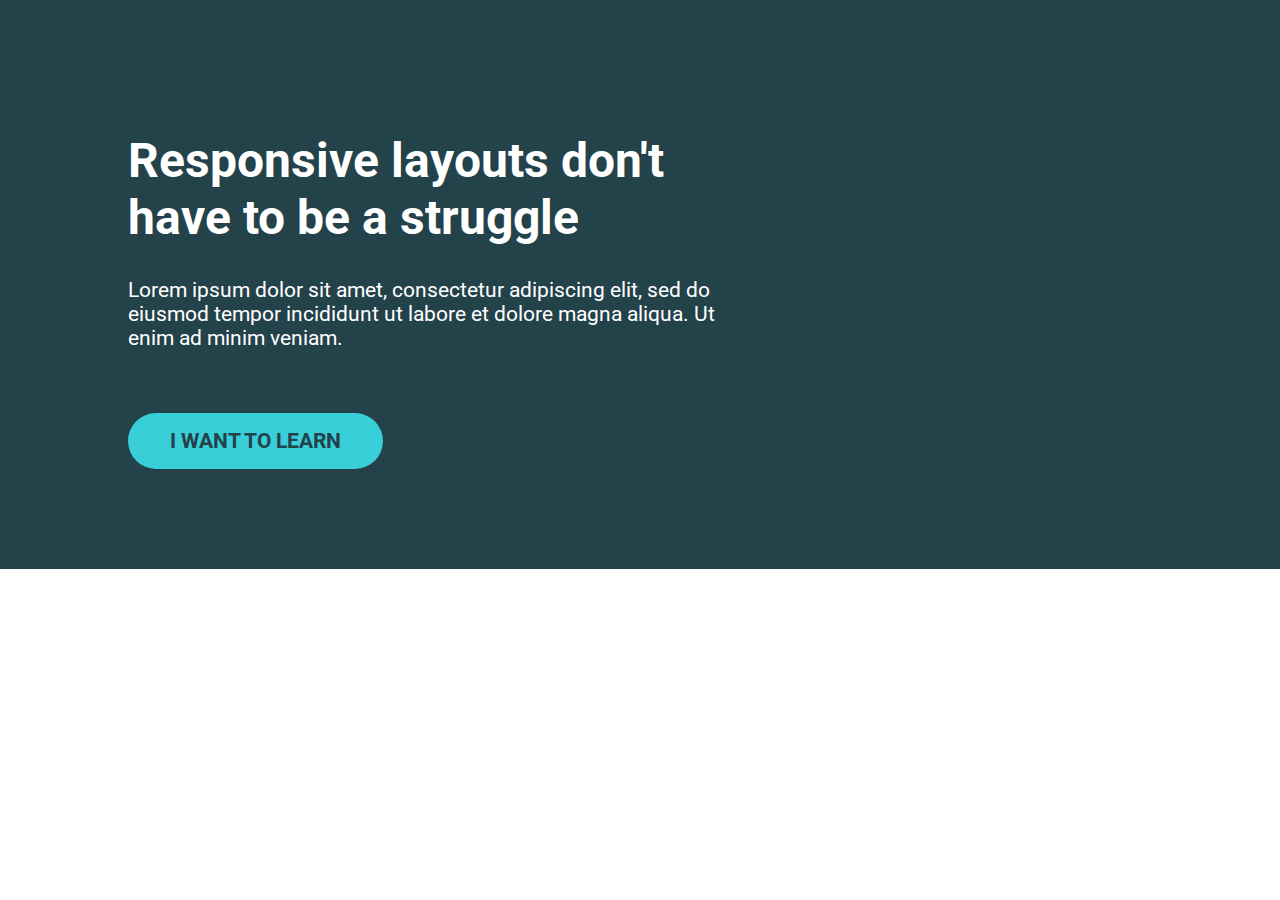
<file: Challenge3/index.html>
<!DOCTYPE html>
<html lang="en">

<head>
    <meta charset="UTF-8">
    <meta http-equiv="X-UA-Compatible" content="IE=edge">
    <meta name="viewport" content="width=device-width, initial-scale=1.0">
    <link rel="preconnect" href="https://fonts.googleapis.com">
    <link rel="preconnect" href="https://fonts.gstatic.com" crossorigin>
    <link href="https://fonts.googleapis.com/css2?family=Roboto:wght@400;900&display=swap" rel="stylesheet">
    <title>Day 03</title>
    <link rel="stylesheet" href="./style.css">
</head>

<body>
    <div class="hero">
        <div class="container">
            <div class="hero__text">
                <h1>Responsive layouts don't have to be a struggle</h1>
                <p>Lorem ipsum dolor sit amet, consectetur adipiscing elit, sed do eiusmod tempor incididunt ut
                    labore et
                    dolore magna aliqua. Ut enim ad minim veniam.</p>
                <a href="" class="btn">I want to learn</a>
            </div>
        </div>
    </div>

</body>

</html>
</file>
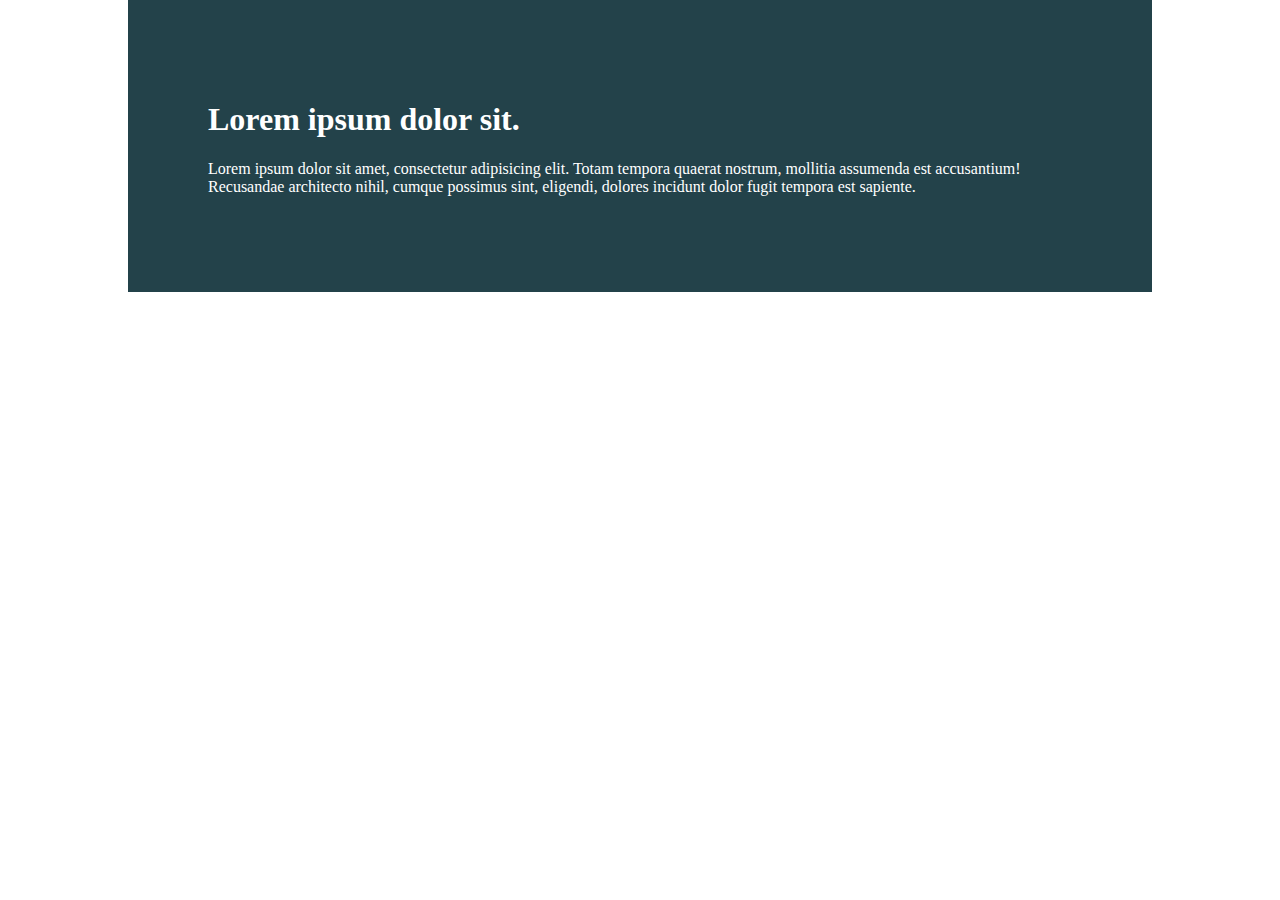
<file: Day1/index.html>
<!DOCTYPE html>
<html lang="en">

<head>
    <meta charset="UTF-8">
    <meta http-equiv="X-UA-Compatible" content="IE=edge">
    <meta name="viewport" content="width=device-width, initial-scale=1.0">
    <title>Day 01</title>

    <link rel="stylesheet" href="style.css">
</head>

<body>
    <!-- <div class="parent">
        <div class="child"></div>
    </div> -->
    <div class="container">
        <h1>Lorem ipsum dolor sit.</h1>
        <p>Lorem ipsum dolor sit amet, consectetur adipisicing elit. Totam tempora quaerat nostrum, mollitia
            assumenda est accusantium! Recusandae architecto nihil, cumque possimus sint, eligendi, dolores incidunt
            dolor fugit tempora est sapiente.</p>
    </div>
</body>

</html>
</file>
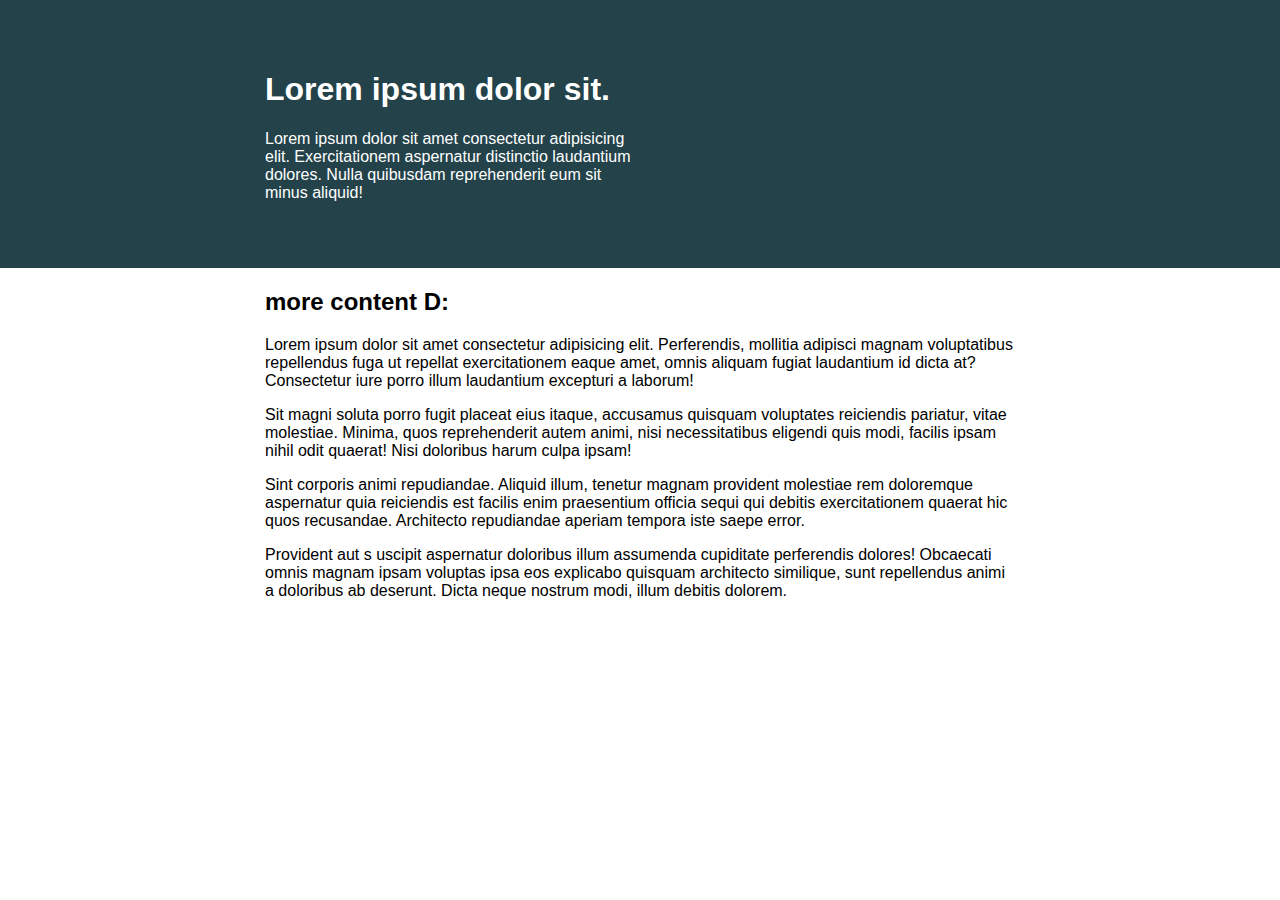
<file: Day2/index.html>
<!DOCTYPE html>
<html lang="en">
  <head>
    <meta charset="UTF-8" />
    <meta name="viewport" content="width=device-width, initial-scale=1.0" />
    <title>Day 01</title>

    <link rel="stylesheet" href="style.css" />
  </head>

  <body>
    <div class="intro">
        <div class="container">
          <div class="intro-content">
            <h1>Lorem ipsum dolor sit.</h1>
            <p>
              Lorem ipsum dolor sit amet consectetur adipisicing elit.
              Exercitationem aspernatur distinctio laudantium dolores. Nulla
              quibusdam reprehenderit eum sit minus aliquid!
            </p>
          </div>
        </div>
    </div>

    <div class="container">
      <h2>more content D:</h2>
      <p>
        Lorem ipsum dolor sit amet consectetur adipisicing elit. Perferendis,
        mollitia adipisci magnam voluptatibus repellendus fuga ut repellat
        exercitationem eaque amet, omnis aliquam fugiat laudantium id dicta at?
        Consectetur iure porro illum laudantium excepturi a laborum!
      </p>
      <p>
        Sit magni soluta porro fugit placeat eius itaque, accusamus quisquam
        voluptates reiciendis pariatur, vitae molestiae. Minima, quos
        reprehenderit autem animi, nisi necessitatibus eligendi quis modi,
        facilis ipsam nihil odit quaerat! Nisi doloribus harum culpa ipsam!
      </p>
      <p>
        Sint corporis animi repudiandae. Aliquid illum, tenetur magnam provident
        molestiae rem doloremque aspernatur quia reiciendis est facilis enim
        praesentium officia sequi qui debitis exercitationem quaerat hic quos
        recusandae. Architecto repudiandae aperiam tempora iste saepe error.
      </p>
      <p>
        Provident aut s uscipit aspernatur doloribus illum assumenda cupiditate
        perferendis dolores! Obcaecati omnis magnam ipsam voluptas ipsa eos
        explicabo quisquam architecto similique, sunt repellendus animi a
        doloribus ab deserunt. Dicta neque nostrum modi, illum debitis dolorem.
      </p>
    </div>
  </body>
</html>
</file>
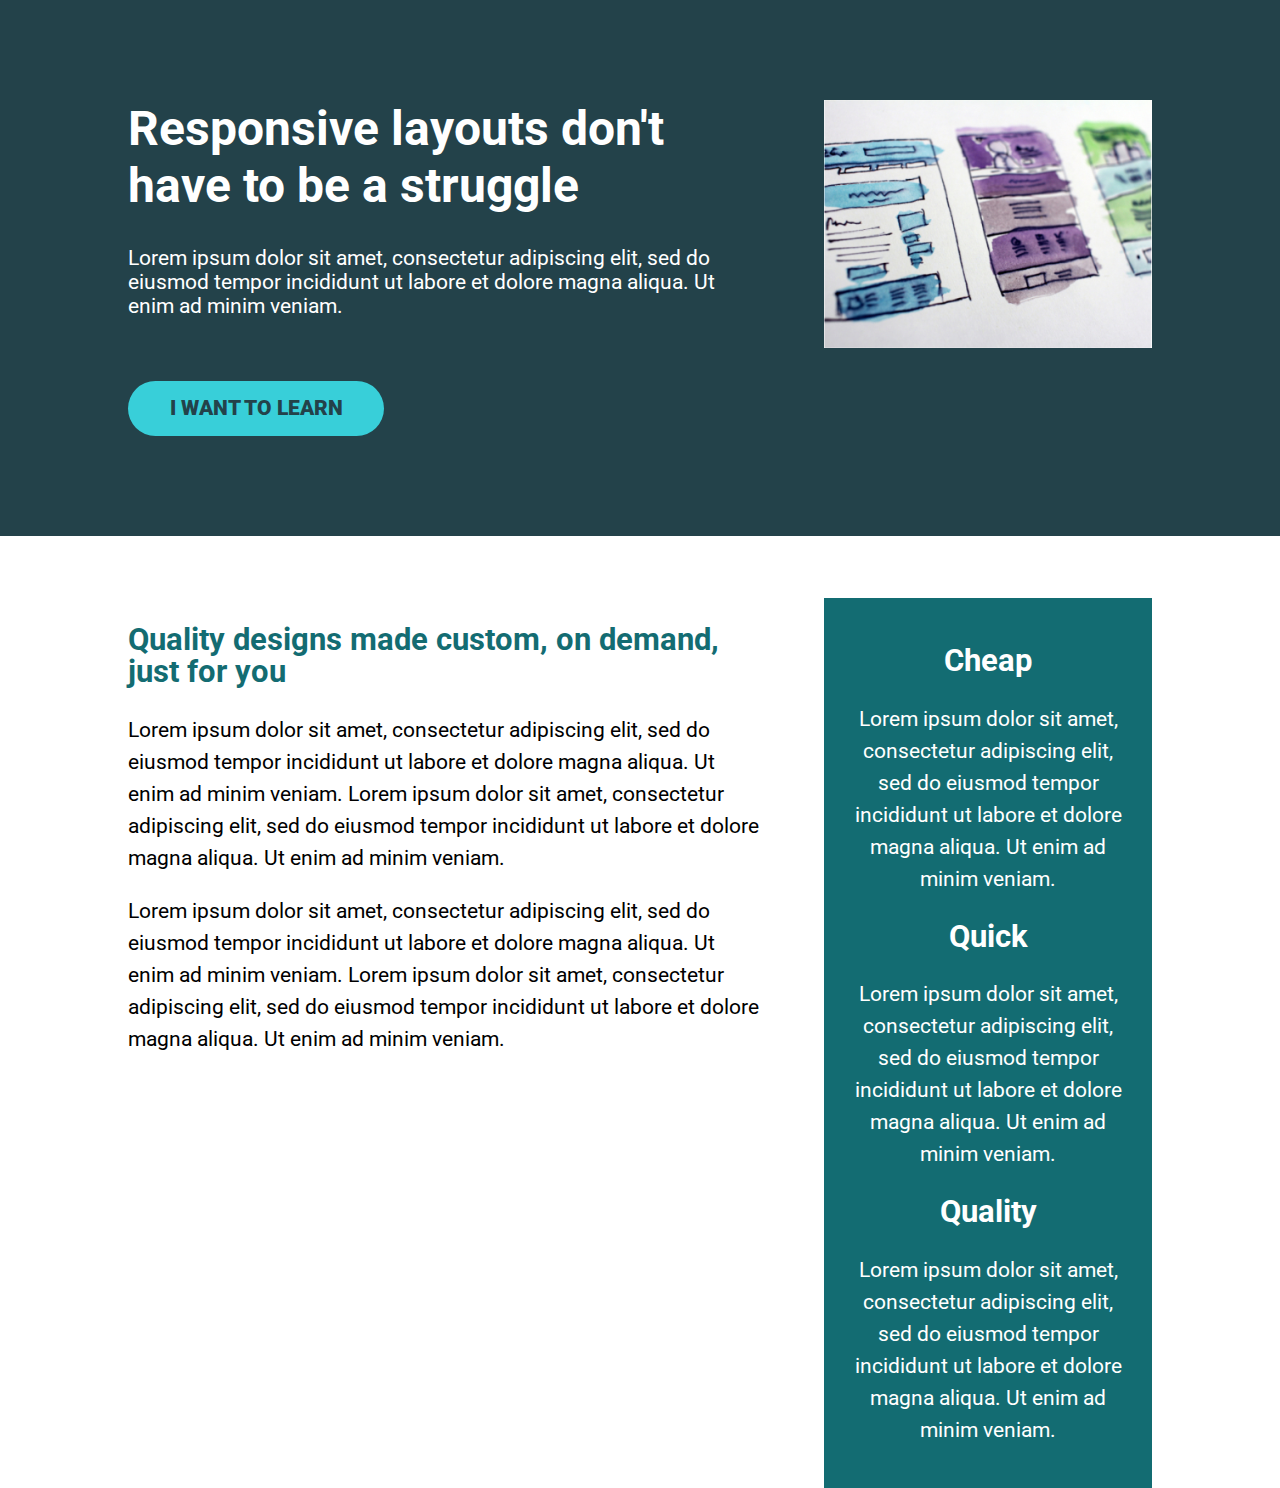
<file: Flexbox_challenge1/index.html>
<!DOCTYPE html>
<html lang="en">

<head>
    <meta charset="UTF-8">
    <meta name="viewport" content="width=device-width, initial-scale=1.0">
    <title>Conquering Rsponsive Layouts</title>
    <link href="https://fonts.googleapis.com/css2?family=Roboto:wght@400;900&display=swap" rel="stylesheet">
    <link rel="stylesheet" href="style.css">
</head>

<body>
    <header class="hero">
        <div class="container row">
            <div class="hero__text">
                <h1>Responsive layouts don't have to be a struggle</h1>
                <p>Lorem ipsum dolor sit amet, consectetur adipiscing elit, sed do eiusmod tempor incididunt ut labore
                    et dolore magna aliqua. Ut enim ad minim veniam.</p>
                <a href="#" class="btn">I want to learn</a>
            </div>
            <div class="hero__img">
                <img src="/img/hero-img.jpg" alt="website sketch photo">
            </div>
        </div>
    </header>

    <main class="main container row">
        <section class="primary-content">
            <h2 class="section-title">Quality designs made custom, on demand, just for you</h2>
            <p>Lorem ipsum dolor sit amet, consectetur adipiscing elit, sed do eiusmod tempor incididunt ut labore
                et dolore magna aliqua. Ut enim ad minim veniam. Lorem ipsum dolor sit amet, consectetur adipiscing
                elit, sed do eiusmod tempor incididunt ut labore et dolore magna aliqua. Ut enim ad minim veniam.
            </p>
            <p>
                Lorem ipsum dolor sit amet, consectetur adipiscing elit, sed do eiusmod tempor incididunt ut labore
                et dolore magna aliqua. Ut enim ad minim veniam. Lorem ipsum dolor sit amet, consectetur adipiscing
                elit, sed do eiusmod tempor incididunt ut labore et dolore magna aliqua. Ut enim ad minim veniam.
            </p>
        </section>
        <aside class="sidebar">
            <h2 class="sidebar-title">Cheap</h2>
            <p>Lorem ipsum dolor sit amet, consectetur adipiscing elit, sed do eiusmod tempor incididunt ut labore
                et dolore magna aliqua. Ut enim ad minim veniam.</p>
            <h2 class="sidebar-title">Quick</h2>
            <p>Lorem ipsum dolor sit amet, consectetur adipiscing elit, sed do eiusmod tempor incididunt ut labore
                et dolore magna aliqua. Ut enim ad minim veniam.</p>
            <h2 class="sidebar-title">Quality</h2>
            <p>Lorem ipsum dolor sit amet, consectetur adipiscing elit, sed do eiusmod tempor incididunt ut labore
                et dolore magna aliqua. Ut enim ad minim veniam.</p>
        </aside>
    </main>
</body>

</html>
</file>
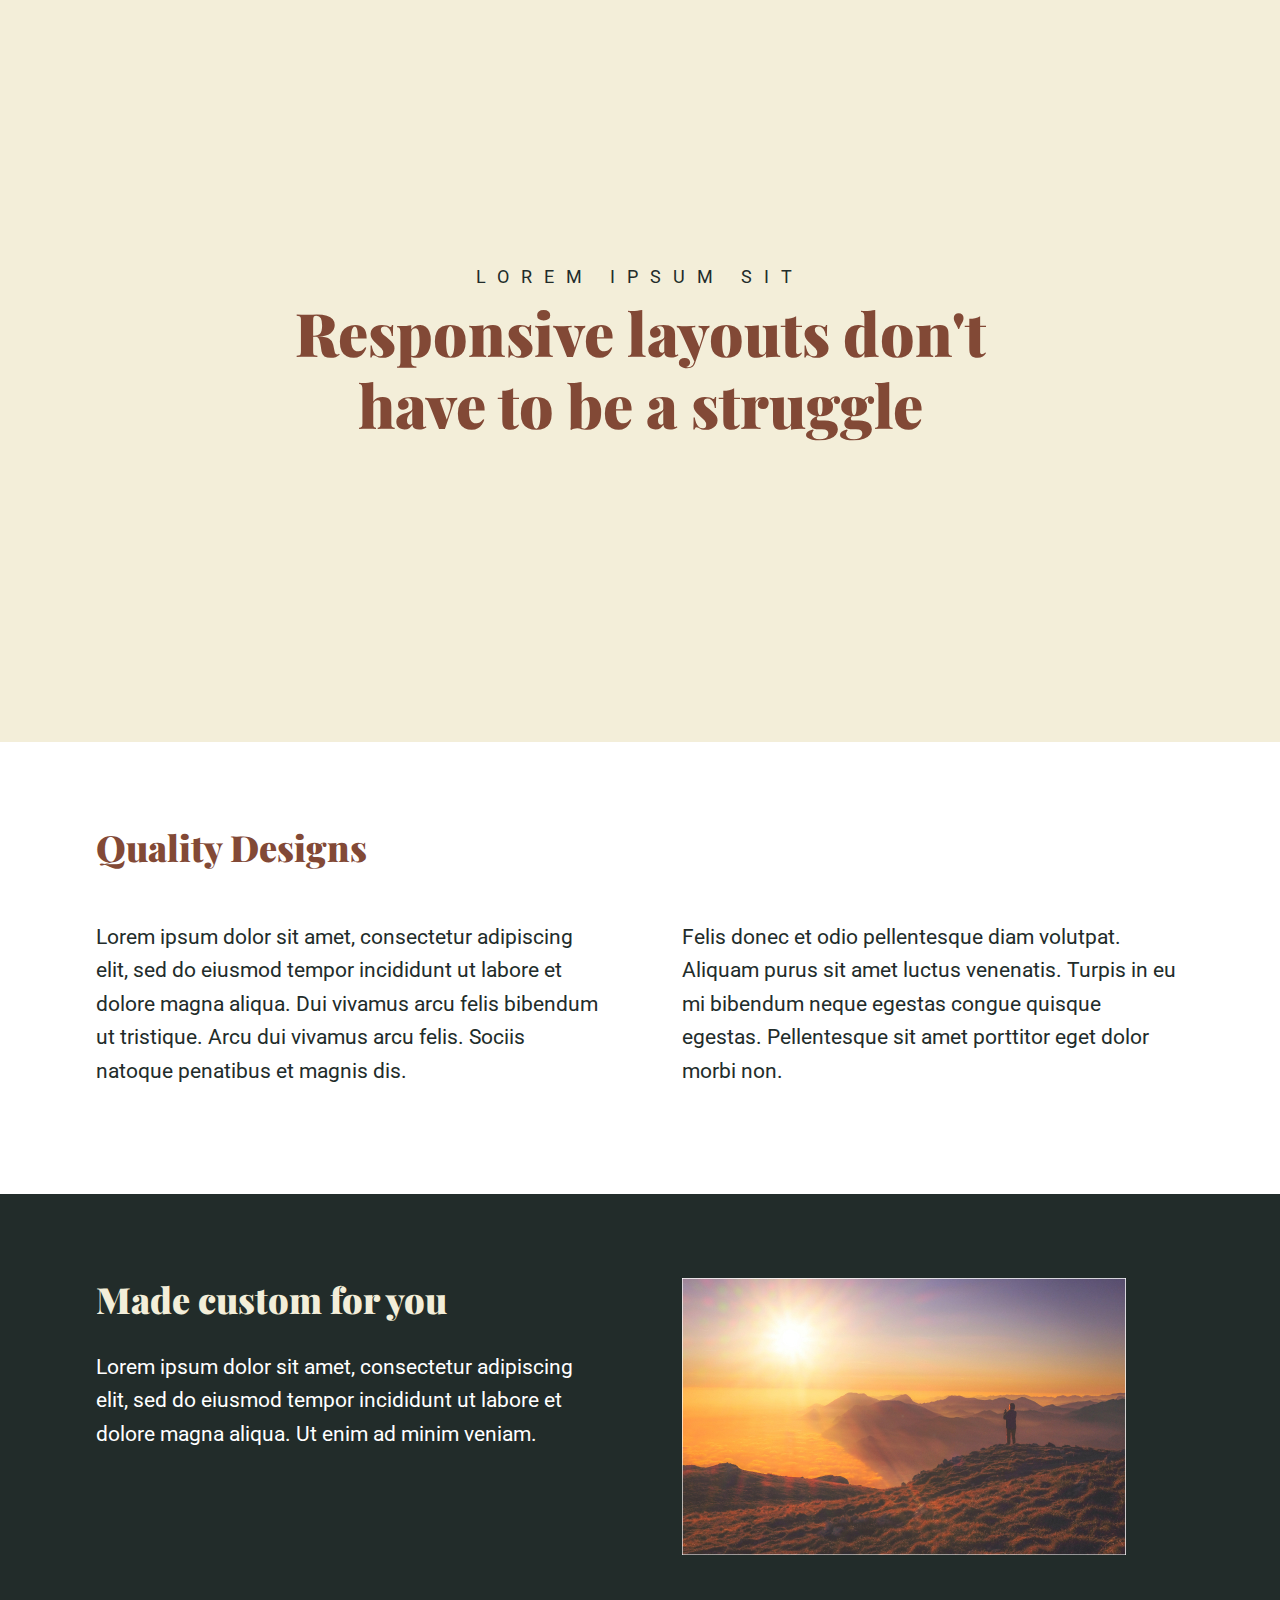
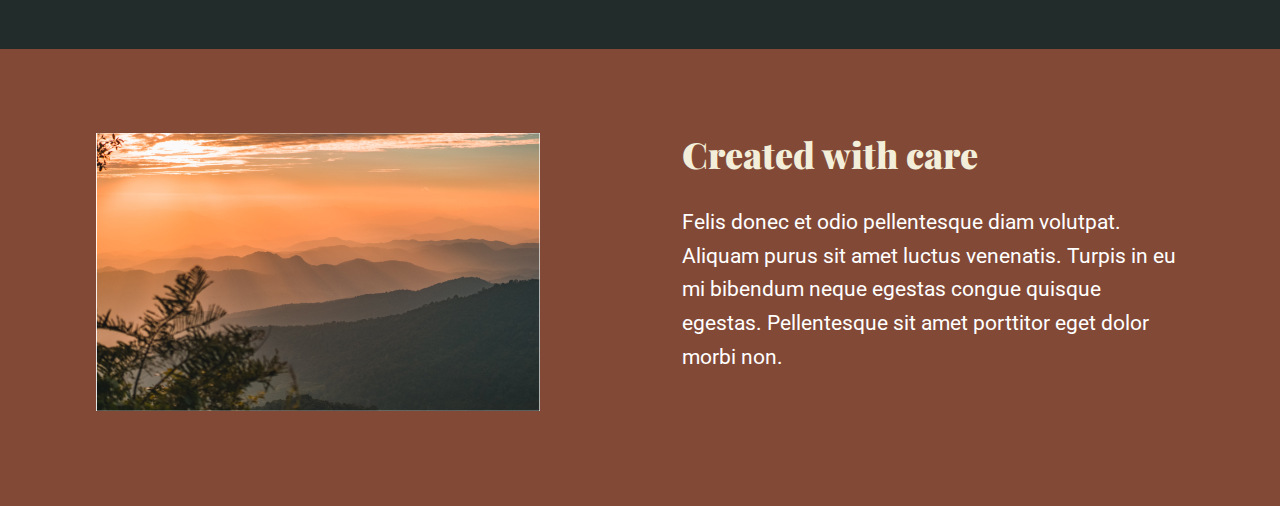
<file: Flexbox_challenge2.1/index.html>
<!DOCTYPE html>
<html lang="en">

<head>
    <meta charset="UTF-8" />
    <meta http-equiv="X-UA-Compatible" content="IE=edge" />
    <meta name="viewport" content="width=device-width, initial-scale=1.0" />
    <link rel="preconnect" href="https://fonts.gstatic.com" />
    <link
        href="https://fonts.googleapis.com/css2?family=Playfair+Display:wght@900&family=Roboto:wght@300;400&display=swap"
        rel="stylesheet" />
    <title>Second solution</title>
    <link rel="stylesheet" href="style.css">
</head>

<body>
    <section class="intro">
        <div class="🚛">
            <p class="intro_text">lorem ipsum sit</p>
            <h1 class="intro_title">
                Responsive layouts don't <br> have to be a struggle
            </h1>
        </div>
    </section>

    <section class="😀">
        <div class="🚛">
            <h2 class="📄 📄-dark">Quality Designs</h2>
            <div class="row">
                <div class="col">
                    <p>
                        Lorem ipsum dolor sit amet, consectetur adipiscing elit, sed do
                        eiusmod tempor incididunt ut labore et dolore magna aliqua. Dui
                        vivamus arcu felis bibendum ut tristique. Arcu dui vivamus arcu
                        felis. Sociis natoque penatibus et magnis dis.
                    </p>
                </div>
                <div class="col">
                    <p>
                        Felis donec et odio pellentesque diam volutpat. Aliquam purus sit
                        amet luctus venenatis. Turpis in eu mi bibendum neque egestas
                        congue quisque egestas. Pellentesque sit amet porttitor eget dolor
                        morbi non.
                    </p>
                </div>
            </div>
        </div>
    </section>

    <section class="🤣">
        <div class="🚛 row">
            <div class="col">
                <h2 class="📄">Made custom for you</h2>
                <p>
                    Lorem ipsum dolor sit amet, consectetur adipiscing elit, sed do
                    eiusmod tempor incididunt ut labore et dolore magna aliqua. Ut enim
                    ad minim veniam.
                </p>
            </div>
            <div class="col">
                <img src="/img/image-01.jpg" alt="" />
            </div>
        </div>
    </section>

    <section class="😅">
        <div class="🚛 row">
            <div class="col">
                <img src="/img/image-02.jpg" alt="" />
            </div>
            <div class="col">
                <h2 class="📄">Created with care</h2>
                <p>
                    Felis donec et odio pellentesque diam volutpat. Aliquam purus sit
                    amet luctus venenatis. Turpis in eu mi bibendum neque egestas congue
                    quisque egestas. Pellentesque sit amet porttitor eget dolor morbi
                    non.
                </p>
            </div>
        </div>
    </section>
</body>

</html>
</file>
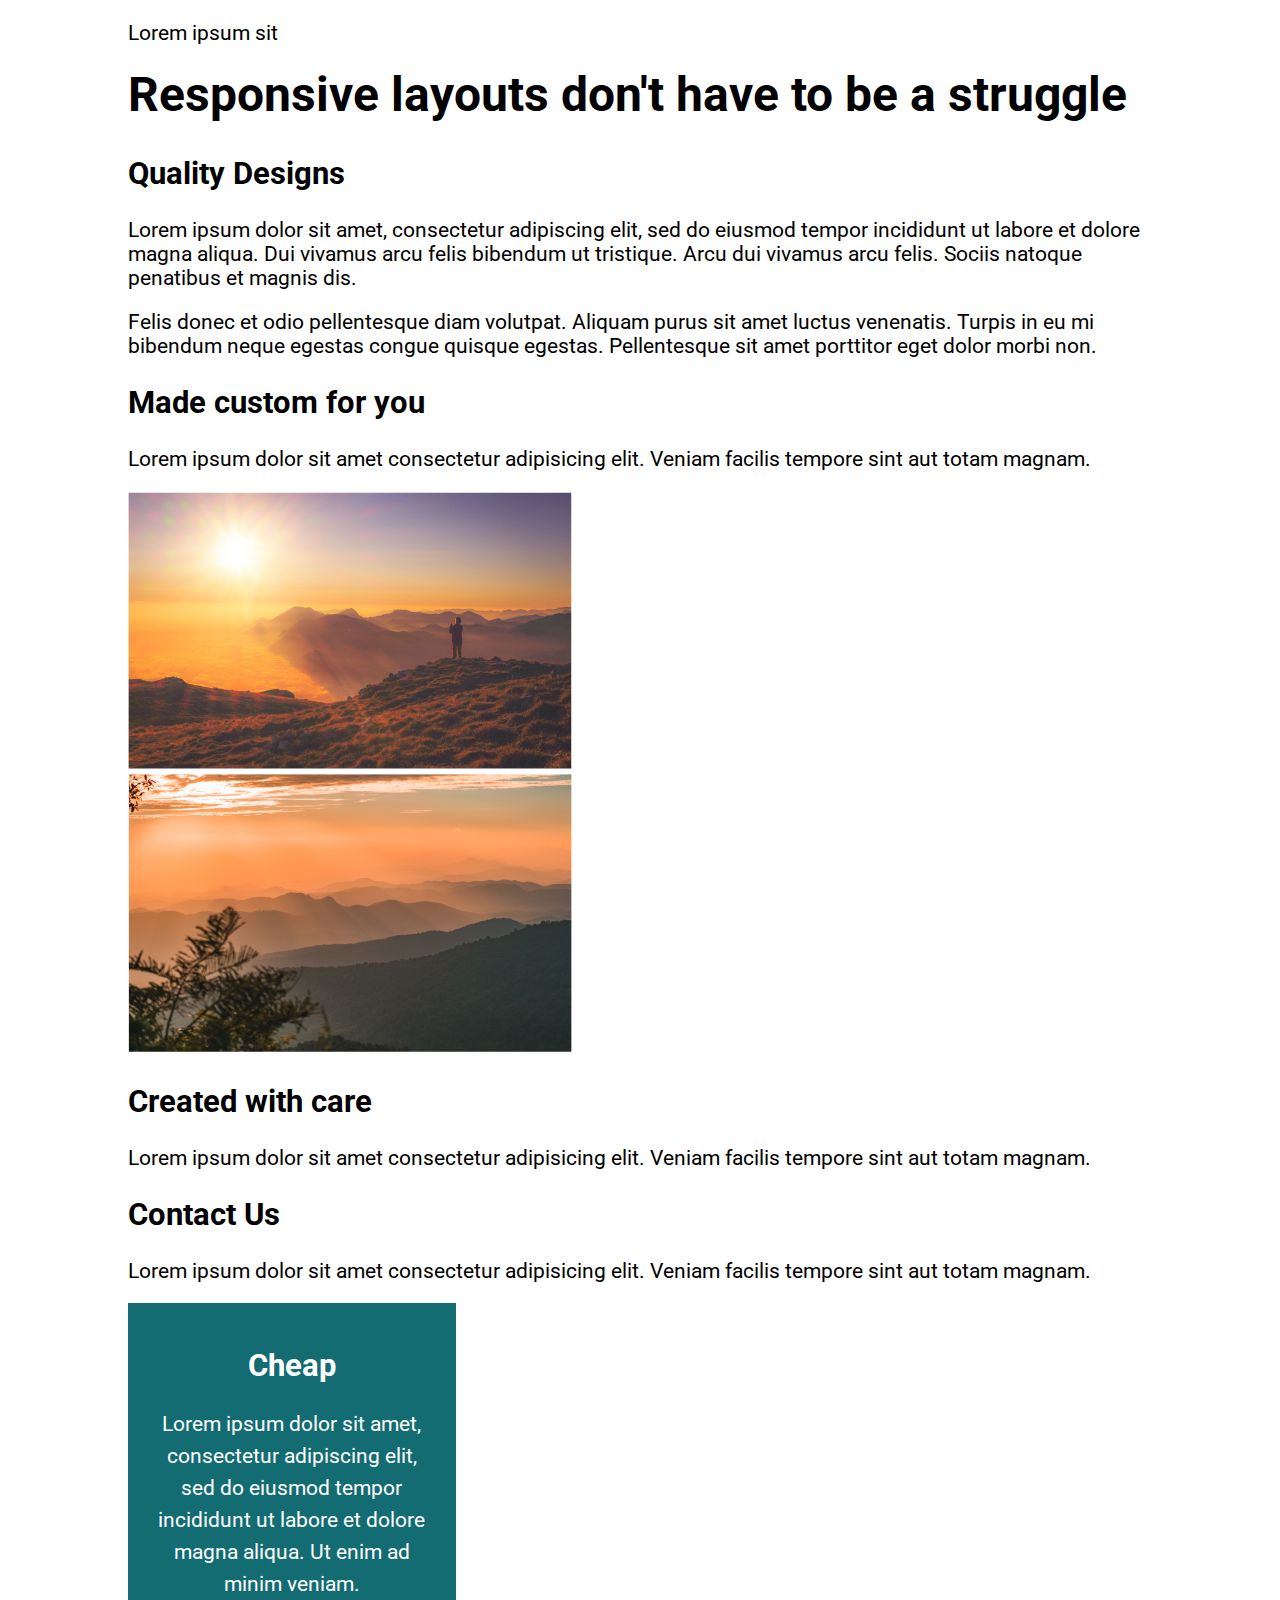
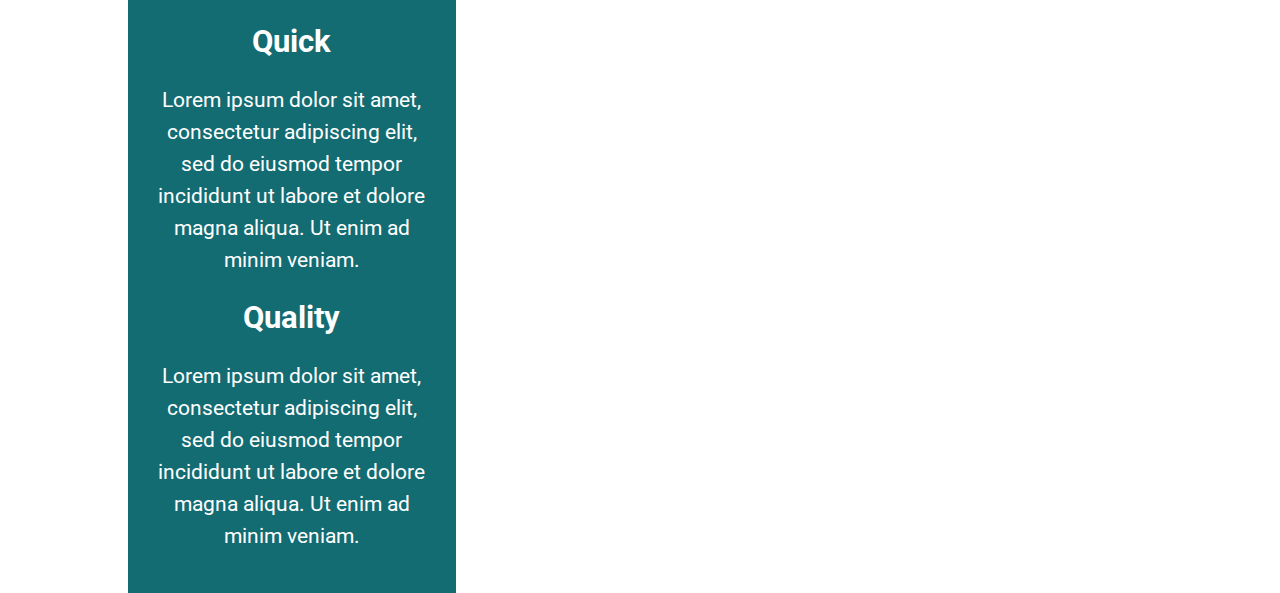
<file: Flexbox_challenge2/index.html>
<!DOCTYPE html>
<html lang="en">

<head>
    <meta charset="UTF-8" />
    <meta http-equiv="X-UA-Compatible" content="IE=edge" />
    <meta name="viewport" content="width=device-width, initial-scale=1.0" />
    <link rel="preconnect" href="https://fonts.gstatic.com" />
    <link
        href="https://fonts.googleapis.com/css2?family=Playfair+Display:wght@900&family=Roboto:wght@300;400&display=swap"
        rel="stylesheet" />
    <title>Don't Struggle with responsive</title>
    <link rel="stylesheet" href="./style.css" />
</head>

<body>
    <header class="bg-light text-center">
        <div class="container container--narrow">
            <p class="primary-text__uppercase">Lorem ipsum sit</p>
            <h1>Responsive layouts don't have to be a struggle</h1>
        </div>
    </header>

    <section>
        <div class="container">
            <h2 class="text-center secondary-text">Quality Designs</h2>
            <div class="split">
                <div>
                    <p>
                        Lorem ipsum dolor sit amet, consectetur adipiscing elit,
                        sed do eiusmod tempor incididunt ut labore et dolore
                        magna aliqua. Dui vivamus arcu felis bibendum ut
                        tristique. Arcu dui vivamus arcu felis. Sociis natoque
                        penatibus et magnis dis.
                    </p>
                </div>
                <div>
                    <p>
                        Felis donec et odio pellentesque diam volutpat. Aliquam
                        purus sit amet luctus venenatis. Turpis in eu mi
                        bibendum neque egestas congue quisque egestas.
                        Pellentesque sit amet porttitor eget dolor morbi non.
                    </p>
                </div>
            </div>
        </div>
    </section>

    <section class="bg-dark">
        <div class="container">
            <div class="split">
                <div>
                    <h2>Made custom for you</h2>
                    <p>
                        Lorem ipsum dolor sit amet consectetur adipisicing elit. Veniam
                        facilis tempore sint aut totam magnam.
                    </p>
                </div>
                <div>
                    <img src="./image-01.jpg" alt="first photo" />
                </div>
            </div>
        </div>
    </section>

    <section class="bg-primary">
        <div class="container">
            <div class="split">
                <div>
                    <img src="./image-02.jpg" alt="first photo" />
                </div>
                <div>
                    <h2>Created with care</h2>
                    <p>
                        Lorem ipsum dolor sit amet consectetur adipisicing elit. Veniam
                        facilis tempore sint aut totam magnam.
                    </p>
                </div>
            </div>
        </div>
    </section>

    <section>
        <div class="container">
            <div class="split">
                <div>
                    <h2>Contact Us</h2>
                    <p>
                        Lorem ipsum dolor sit amet consectetur adipisicing elit. Veniam
                        facilis tempore sint aut totam magnam.
                    </p>
                </div>
                <aside class="sidebar">
                    <h2>Cheap</h2>
                    <p>
                        Lorem ipsum dolor sit amet, consectetur adipiscing elit, sed do
                        eiusmod tempor incididunt ut labore et dolore magna aliqua. Ut enim ad
                        minim veniam.
                    </p>

                    <h2>Quick</h2>
                    <p>
                        Lorem ipsum dolor sit amet, consectetur adipiscing elit, sed do
                        eiusmod tempor incididunt ut labore et dolore magna aliqua. Ut enim ad
                        minim veniam.
                    </p>

                    <h2>Quality</h2>
                    <p>
                        Lorem ipsum dolor sit amet, consectetur adipiscing elit, sed do
                        eiusmod tempor incididunt ut labore et dolore magna aliqua. Ut enim ad
                        minim veniam.
                    </p>
                </aside>
            </div>
        </div>
    </section>


</body>

</html>
</file>
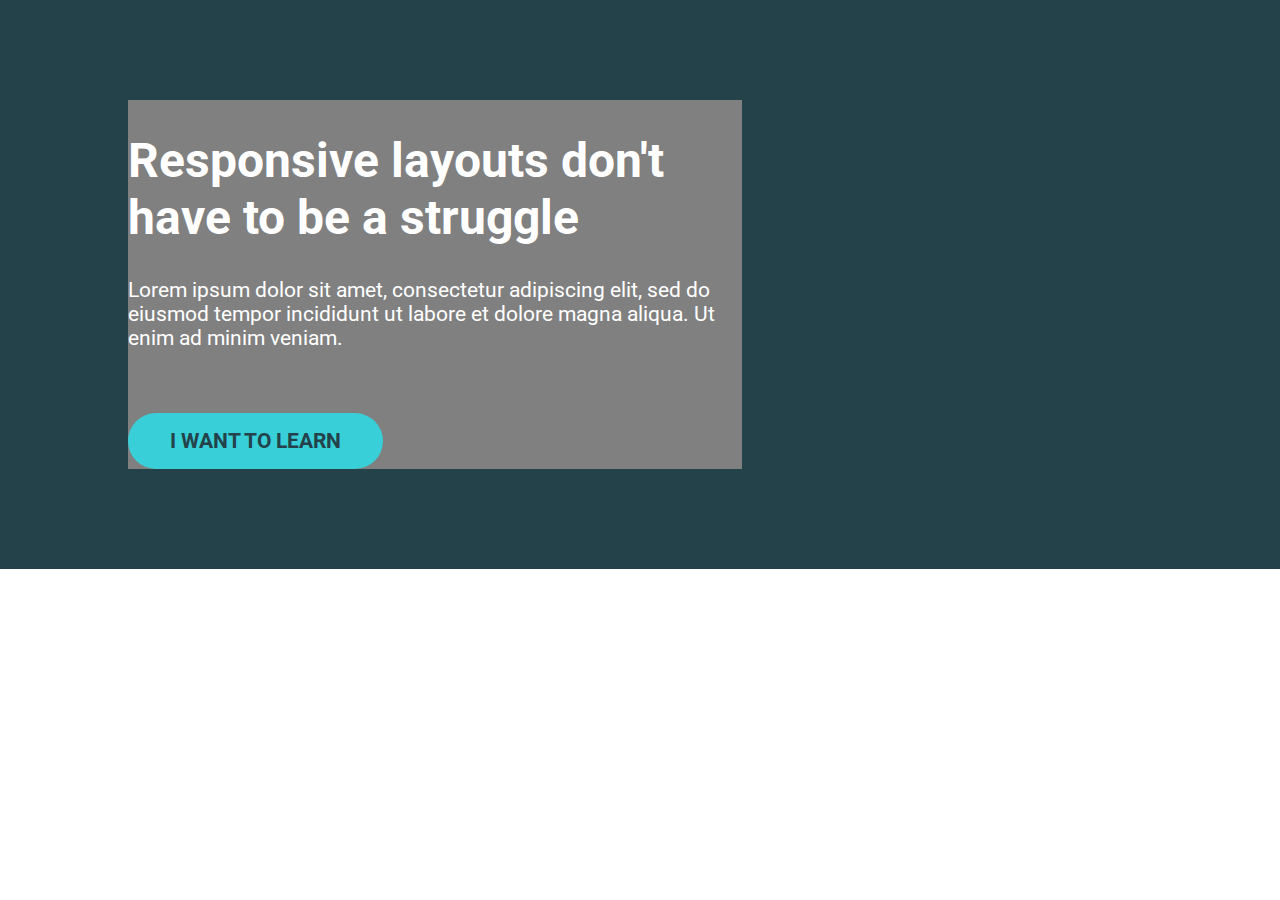
<file: Flexbox_exe/index.html>
<!DOCTYPE html>
<html lang="en">

<head>
    <meta charset="UTF-8">
    <meta http-equiv="X-UA-Compatible" content="IE=edge">
    <meta name="viewport" content="width=device-width, initial-scale=1.0">
    <link rel="preconnect" href="https://fonts.googleapis.com">
    <link rel="preconnect" href="https://fonts.gstatic.com" crossorigin>
    <link href="https://fonts.googleapis.com/css2?family=Roboto:wght@400;900&display=swap" rel="stylesheet">
    <title>Day 03</title>
    <link rel="stylesheet" href="./style.css">
</head>

<body>
    <div class="hero">
        <div class="container row">
            <div class="hero__text">
                <h1>Responsive layouts don't have to be a struggle</h1>
                <p>Lorem ipsum dolor sit amet, consectetur adipiscing elit, sed do eiusmod tempor incididunt ut
                    labore et
                    dolore magna aliqua. Ut enim ad minim veniam.</p>
                <a href="" class="btn">I want to learn</a>
            </div>
        </div>
    </div>
    <!-- <section class="three-col">
        <div class="container row">
            <div class="col">
                <h2 class="three-col__title">Cheap</h2>
                <p>Lorem ipsum dolor sit amet consectetur adipisicing elit. Maiores molestiae quidem minus aliquam
                    magnam debitis magni fuga aliquid obcaecati, ad fugiat doloremque? Quo, necessitatibus facilis
                    dolores eligendi fuga architecto sint?</p>
            </div>
            <div class="col">
                <h2 class="three-col__title">Quick</h2>
                <p>Lorem ipsum dolor sit, amet consectetur adipisicing elit. Facilis illo aut libero quidem ratione
                    nihil ex quasi praesentium qui, veritatis, vel voluptate deserunt exercitationem alias ab
                    corrupti
                    cum. Vero, eos.</p>
            </div>
            <div class="col">
                <h2 class="three-col__title">Affordable</h2>
                <p>Lorem ipsum dolor, sit amet consectetur adipisicing elit. Ex dolorum enim quos, culpa rerum
                    possimus
                    dolorem. Obcaecati, repudiandae deserunt sequi et qui possimus, iste aperiam ratione
                    exercitationem
                    dolorem numquam corporis.</p>
            </div>
        </div>
    </section>
    <section class="two-col">
        <div class="container row">
            <div class="col">
                <h2 class="two-col__title">Cheap</h2>
                <p>Lorem ipsum dolor sit amet consectetur adipisicing elit. Maiores molestiae quidem minus aliquam
                    magnam debitis magni fuga aliquid obcaecati, ad fugiat doloremque? Quo, necessitatibus facilis
                    dolores eligendi fuga architecto sint?</p>
            </div>
            <div class="col">
                <h2 class="two-col__title">Quick</h2>
                <p>Lorem ipsum dolor sit, amet consectetur adipisicing elit. Facilis illo aut libero quidem ratione
                    nihil ex quasi praesentium qui, veritatis, vel voluptate deserunt exercitationem alias ab
                    corrupti
                    cum. Vero, eos.</p>
            </div>
        </div>
    </section> -->

</body>

</html>
</file>
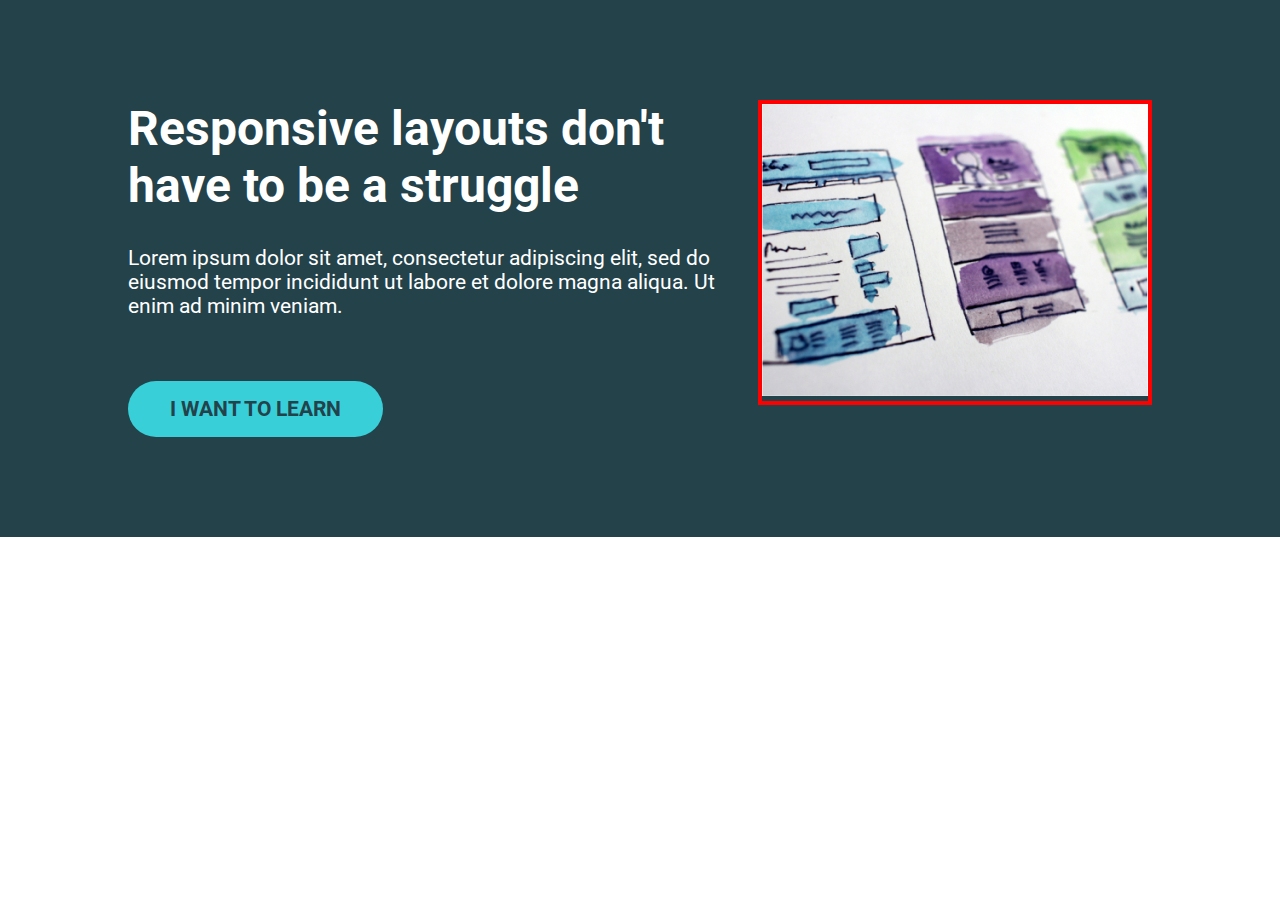
<file: Flexbox_hero/index.html>
<!DOCTYPE html>
<html lang="en">

<head>
    <meta charset="UTF-8">
    <meta http-equiv="X-UA-Compatible" content="IE=edge">
    <meta name="viewport" content="width=device-width, initial-scale=1.0">
    <link rel="preconnect" href="https://fonts.googleapis.com">
    <link rel="preconnect" href="https://fonts.gstatic.com" crossorigin>
    <link href="https://fonts.googleapis.com/css2?family=Roboto:wght@400;900&display=swap" rel="stylesheet">
    <title>Day 03</title>
    <link rel="stylesheet" href="./style.css">
</head>

<body>
    <div class="hero">
        <div class="container row">
            <div class="hero__text">
                <h1>Responsive layouts don't have to be a struggle</h1>
                <p>Lorem ipsum dolor sit amet, consectetur adipiscing elit, sed do eiusmod tempor incididunt ut
                    labore et
                    dolore magna aliqua. Ut enim ad minim veniam.</p>
                <a href="" class="btn">I want to learn</a>
            </div>
            <div class="hero__img">
                <img src="/img/hero-img.jpg" alt="website sketch photo">
            </div>
        </div>
    </div>

</body>

</html>
</file>
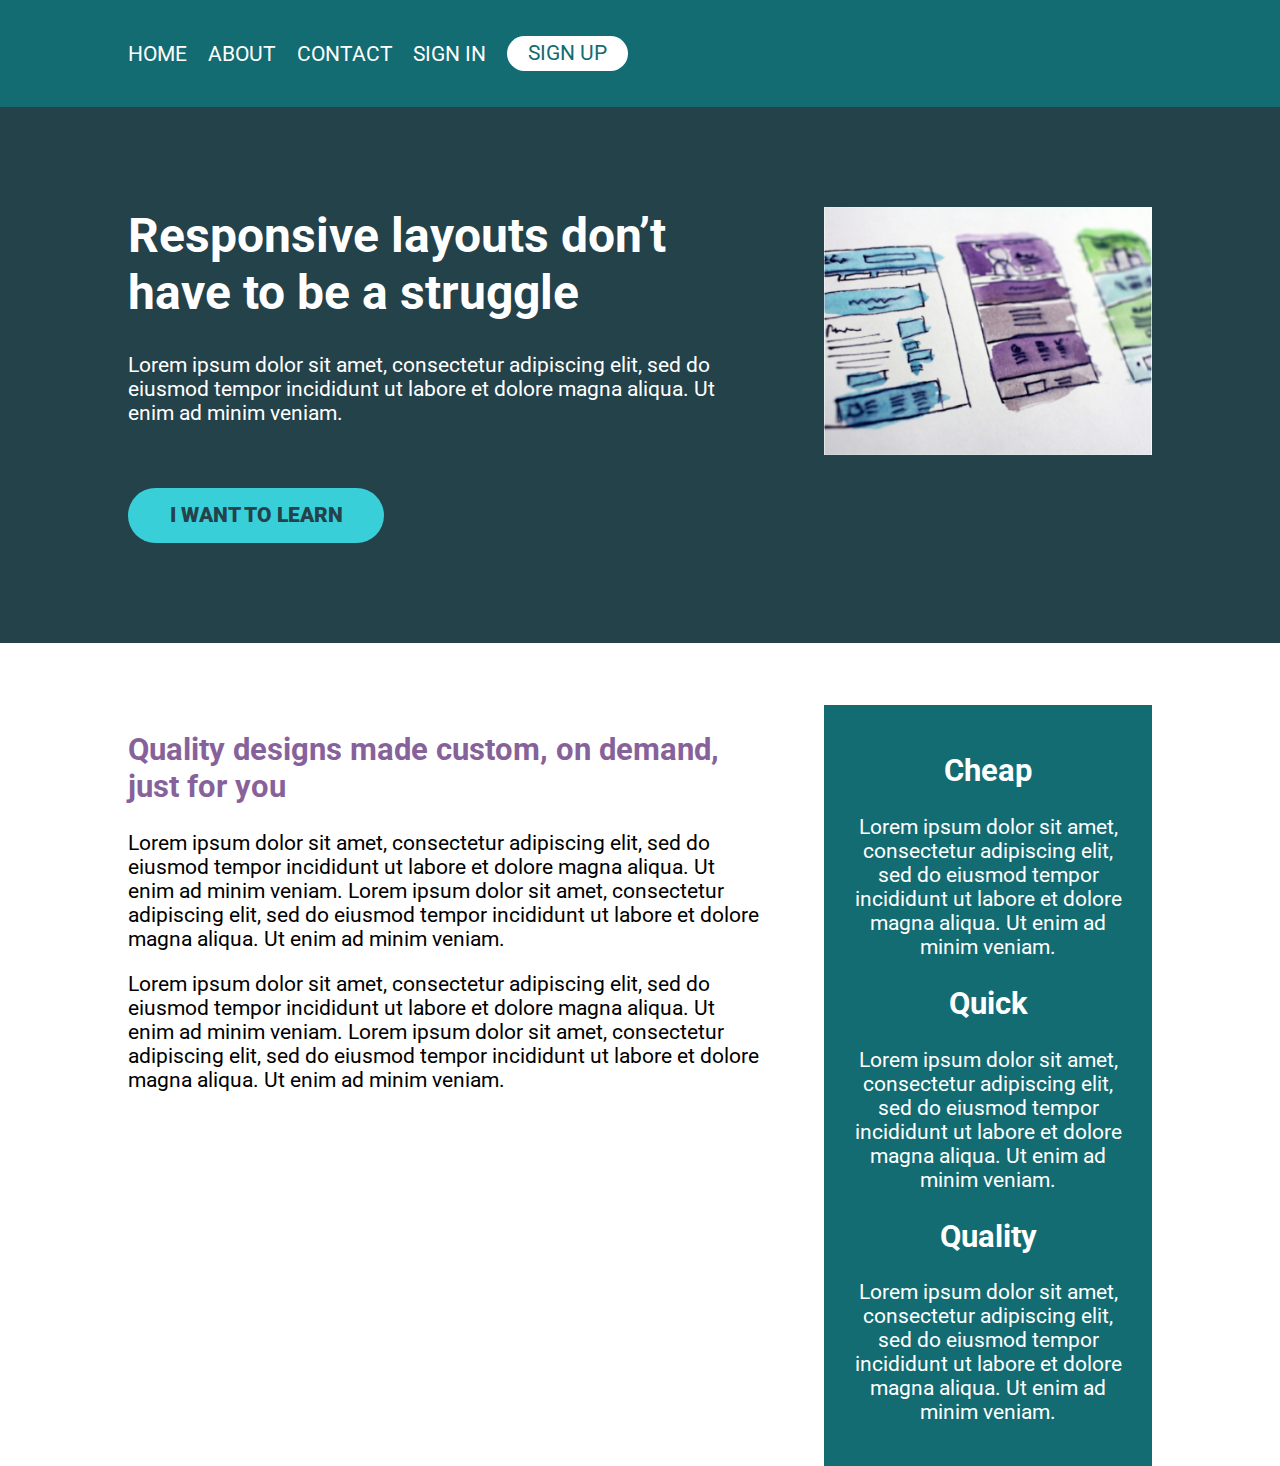
<file: Navbar_challenge1/index.html>
<!DOCTYPE html>
<html lang="en">

<head>
    <meta charset="UTF-8">
    <meta name="viewport" content="width=device-width, initial-scale=1.0">
    <title>Conquering Responsive Layouts</title>
    <link href="https://fonts.googleapis.com/css2?family=Roboto:wght@400;900&display=swap" rel="stylesheet">
    <link rel="stylesheet" href="style.css">
</head>

<body>
    <header>
        <div class="container">
            <nav class="nav">
                <ul class="nav__list">
                    <li class="nav__item"><a href="#" class="nav__link">Home</a></li>
                    <li class="nav__item"><a href="#" class="nav__link">About</a></li>
                    <li class="nav__item"><a href="#" class="nav__link">Contact</a></li>
                    <li class="nav__item"><a href="#" class="nav__link">Sign In</a></li>
                    <li class="nav__item"><a href="#" class="nav__link nav__link--button">Sign up</a></li>
                </ul>
            </nav>
        </div>
    </header>

    <section class="hero">
        <div class="container row">
            <div class="hero__text">
                <h1>Responsive layouts don’t have to be a struggle</h1>
                <p>Lorem ipsum dolor sit amet, consectetur adipiscing elit, sed do eiusmod tempor incididunt ut labore
                    et dolore magna aliqua. Ut enim ad minim veniam.</p>
                <a href="#" class="btn">I want to learn</a>
            </div>
            <img src="/img/hero-img.jpg" alt="UX design sketches" class="hero__img">
        </div>
    </section>

    <main class="main container row">
        <section class="primary-content">
            <h2 class="section-title">Quality designs made custom, on demand, just for you</h2>
            <p>Lorem ipsum dolor sit amet, consectetur adipiscing elit, sed do eiusmod tempor incididunt ut labore et
                dolore magna aliqua. Ut enim ad minim veniam. Lorem ipsum dolor sit amet, consectetur adipiscing elit,
                sed do eiusmod tempor incididunt ut labore et dolore magna aliqua. Ut enim ad minim veniam.</p>
            <p>Lorem ipsum dolor sit amet, consectetur adipiscing elit, sed do eiusmod tempor incididunt ut labore et
                dolore magna aliqua. Ut enim ad minim veniam. Lorem ipsum dolor sit amet, consectetur adipiscing elit,
                sed do eiusmod tempor incididunt ut labore et dolore magna aliqua. Ut enim ad minim veniam.</p>
        </section>
        <aside class="sidebar">
            <h2 class="sidebar-title">Cheap</h2>
            <p>Lorem ipsum dolor sit amet, consectetur adipiscing elit, sed do eiusmod tempor incididunt ut labore et
                dolore magna aliqua. Ut enim ad minim veniam.</p>

            <h2 class="sidebar-title">Quick</h2>
            <p>Lorem ipsum dolor sit amet, consectetur adipiscing elit, sed do eiusmod tempor incididunt ut labore et
                dolore magna aliqua. Ut enim ad minim veniam.</p>

            <h2 class="sidebar-title">Quality</h2>
            <p>Lorem ipsum dolor sit amet, consectetur adipiscing elit, sed do eiusmod tempor incididunt ut labore et
                dolore magna aliqua. Ut enim ad minim veniam.</p>
        </aside>
    </main>



</body>

</html>
</file>
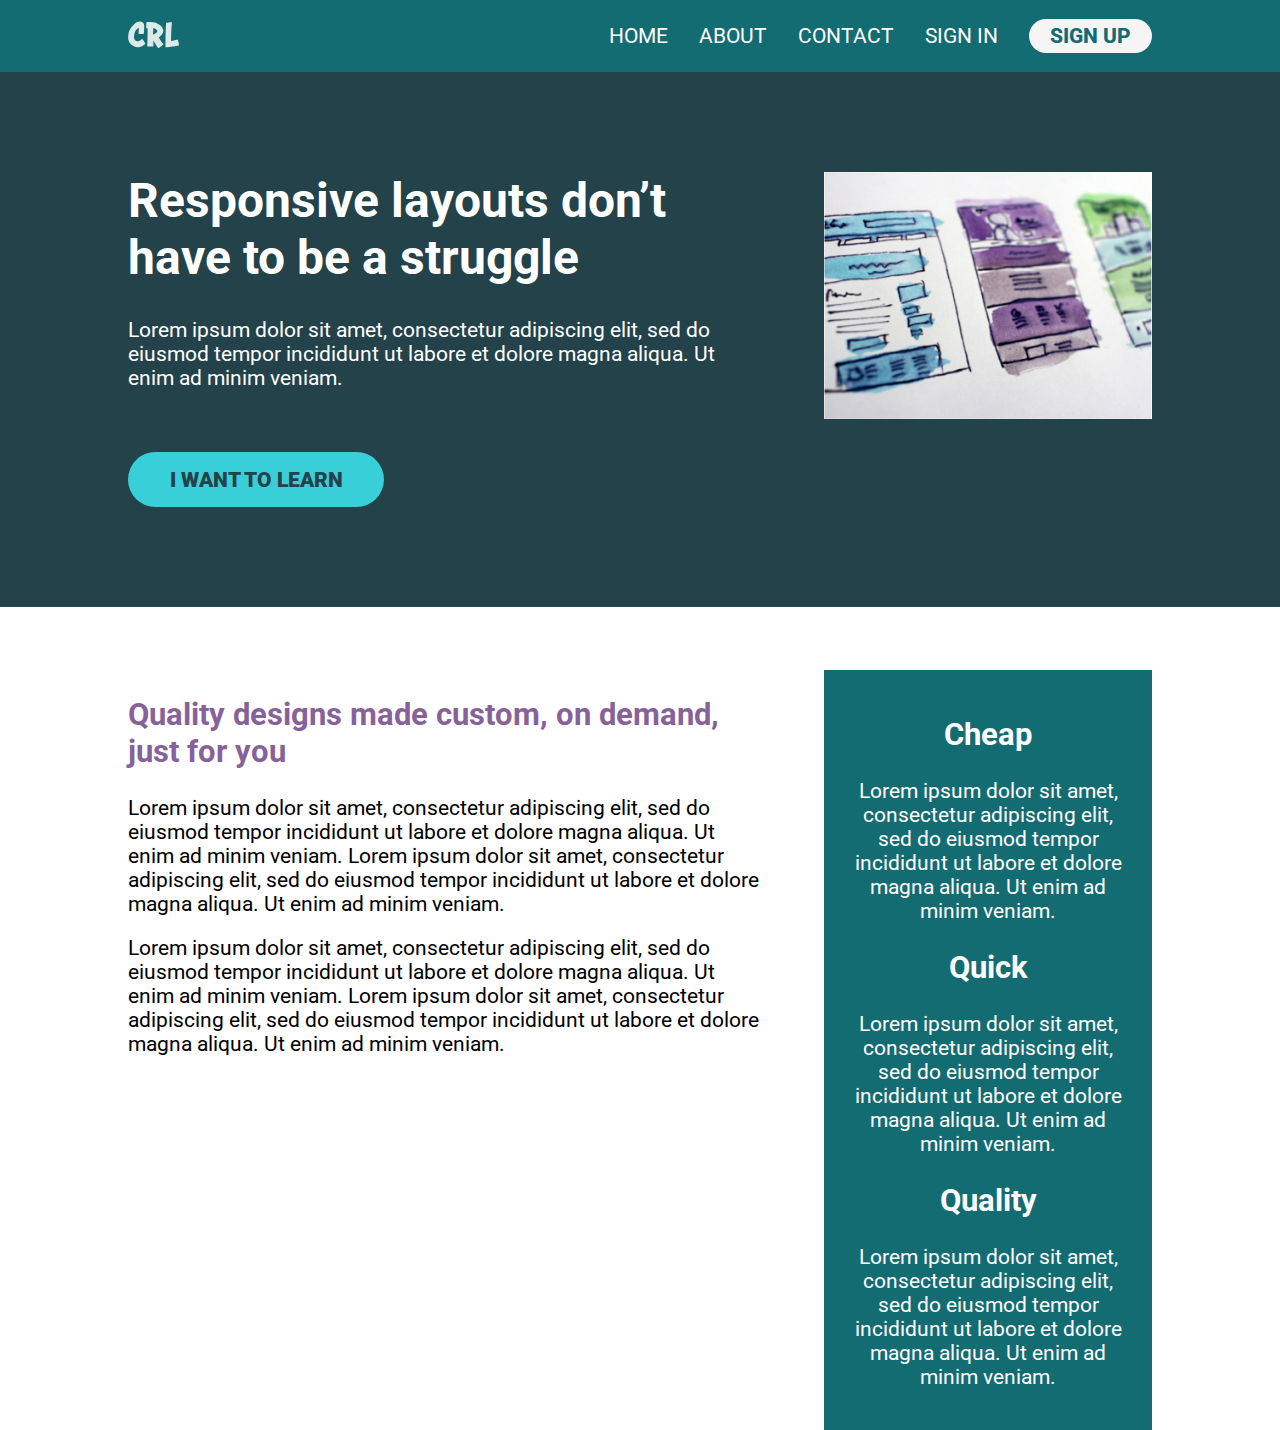
<file: Navbar_challenge2/index.html>
<!DOCTYPE html>
<html lang="en">
<head>
    <meta charset="UTF-8">
    <meta name="viewport" content="width=device-width, initial-scale=1.0">
    <title>Conquering Responsive Layouts</title>
    <link href="https://fonts.googleapis.com/css2?family=Roboto:wght@400;900&display=swap" rel="stylesheet"> 
    <link rel="stylesheet" href="style.css">
</head>
<body>
    <header> 
        <div class="container row">
            <button class="nav-toggle" aria-label="open navigation">
                <span class="hamburger"></span>
            </button>
            <a class="logo" href="#">
                <img src="img/logo.svg" alt="conquering responsive layouts">
            </a>
            <nav class="nav">
                <ul class="nav__list nav__list--primary">
                    <li class="nav__item"><a href="#" class="nav__link">Home</a></li>
                    <li class="nav__item"><a href="#" class="nav__link">About</a></li>
                    <li class="nav__item"><a href="#" class="nav__link">Contact</a></li>
                </ul>
                <ul class="nav__list nav__list--secondary">
                    <li class="nav__item"><a href="#" class="nav__link">Sign In</a></li>
                    <li class="nav__item"><a href="#" class="nav__link nav__link--button">Sign up</a></li>
                </ul>
            </nav>
        </div>
    </header>
    
    <section class="hero">
        <div class="container row">
            <div class="hero__text">
                <h1>Responsive layouts don’t have to be a struggle</h1>
                <p>Lorem ipsum dolor sit amet, consectetur adipiscing elit, sed do eiusmod tempor incididunt ut labore et dolore magna aliqua. Ut enim ad minim veniam.</p>
                <a href="#" class="btn">I want to learn</a>
            </div>
            <img src="img/hero-img.jpg" alt="UX design sketches" class="hero__img">
        </div>
    </section> 

    <main class="main container row">
            <section class="primary-content">
                <h2 class="section-title">Quality designs made custom, on demand, just for you</h2>
                <p>Lorem ipsum dolor sit amet, consectetur adipiscing elit, sed do eiusmod tempor incididunt ut labore et dolore magna aliqua. Ut enim ad minim veniam. Lorem ipsum dolor sit amet, consectetur adipiscing elit, sed do eiusmod tempor incididunt ut labore et dolore magna aliqua. Ut enim ad minim veniam.</p>
                <p>Lorem ipsum dolor sit amet, consectetur adipiscing elit, sed do eiusmod tempor incididunt ut labore et dolore magna aliqua. Ut enim ad minim veniam. Lorem ipsum dolor sit amet, consectetur adipiscing elit, sed do eiusmod tempor incididunt ut labore et dolore magna aliqua. Ut enim ad minim veniam.</p>
            </section>
            <aside class="sidebar">
                <h2 class="sidebar-title">Cheap</h2>
                <p>Lorem ipsum dolor sit amet, consectetur adipiscing elit, sed do eiusmod tempor incididunt ut labore et dolore magna aliqua. Ut enim ad minim veniam.</p>

                <h2 class="sidebar-title">Quick</h2>
                <p>Lorem ipsum dolor sit amet, consectetur adipiscing elit, sed do eiusmod tempor incididunt ut labore et dolore magna aliqua. Ut enim ad minim veniam.</p>

                <h2 class="sidebar-title">Quality</h2>
                <p>Lorem ipsum dolor sit amet, consectetur adipiscing elit, sed do eiusmod tempor incididunt ut labore et dolore magna aliqua. Ut enim ad minim veniam.</p>
            </aside>
    </main>

    <script src="main.js"></script>

</body>
</html>
</file>
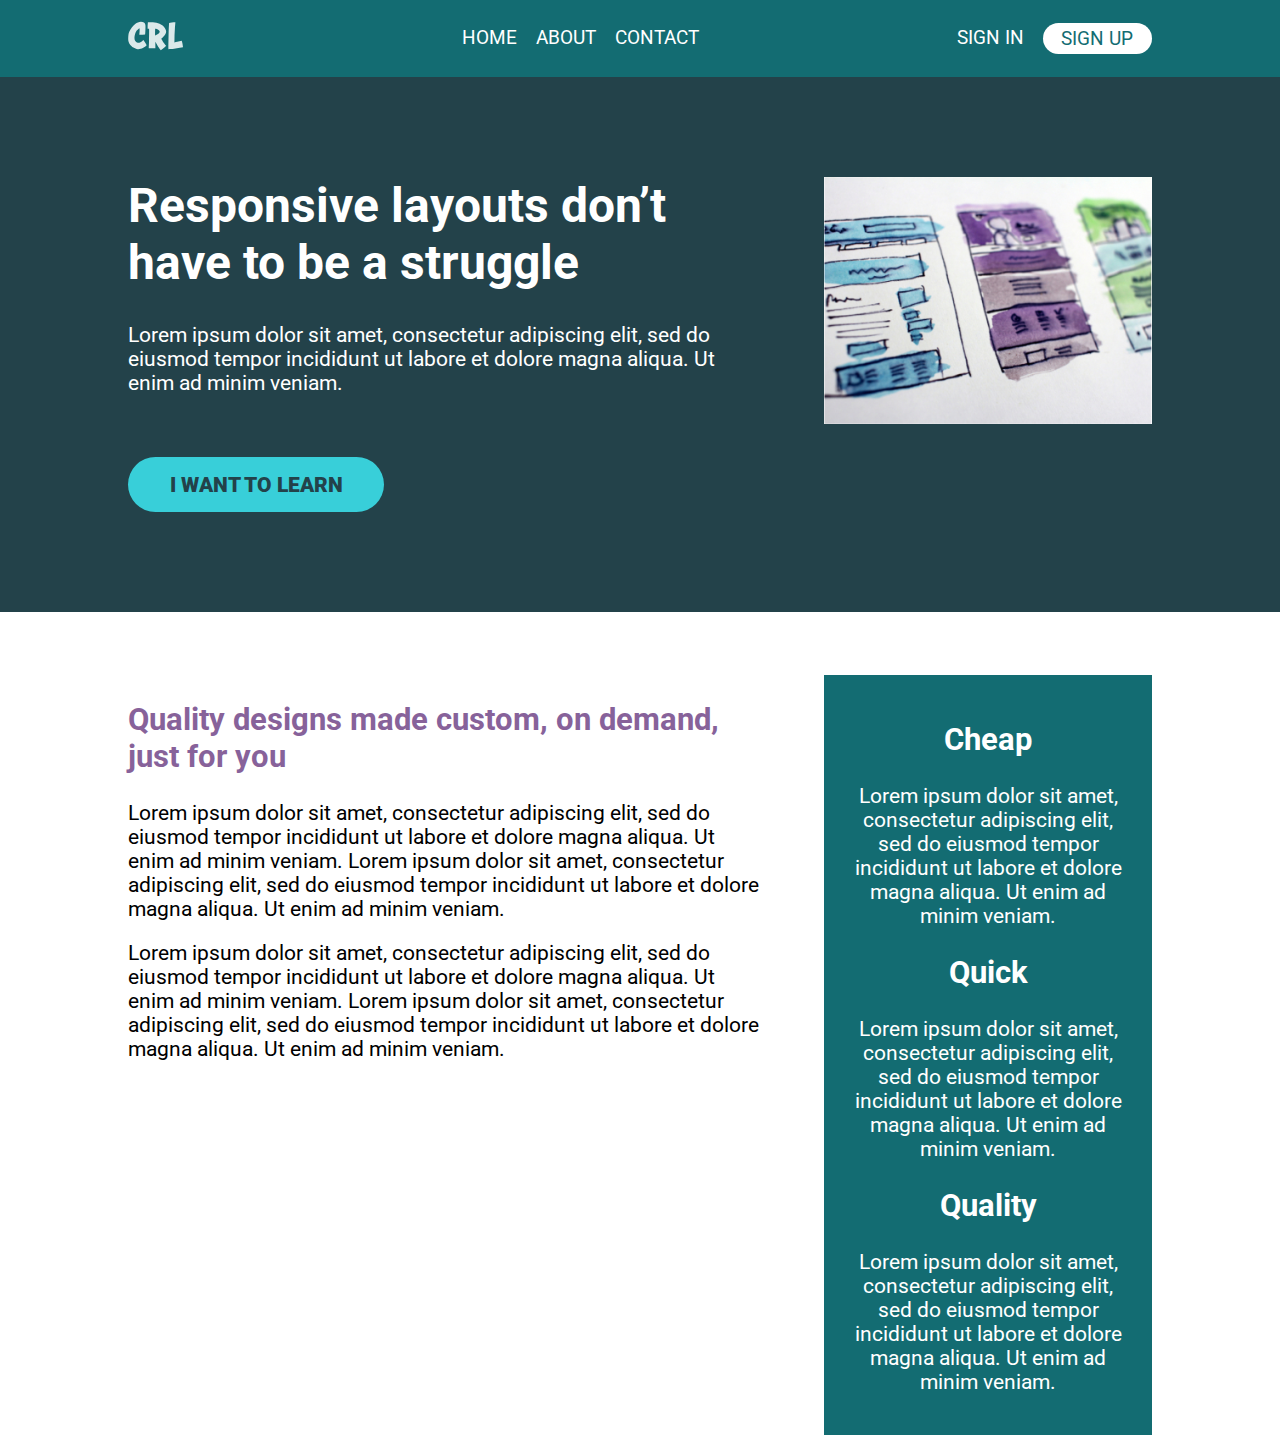
<file: Navbar_exe/index.html>
<!DOCTYPE html>
<html lang="en">
  <head>
    <meta charset="UTF-8" />
    <meta name="viewport" content="width=device-width, initial-scale=1.0" />
    <title>Conquering Responsive Layouts</title>
    <link
      href="https://fonts.googleapis.com/css2?family=Roboto:wght@400;900&display=swap"
      rel="stylesheet"
    />
    <link rel="stylesheet" href="style.css" />
  </head>

  <body>
    <header>
      <div class="container row">
        <a class="logo" href="#">
          <img src="/img/logo.svg" alt="conquering responsive layouts" />
        </a>
        <nav class="nav">
          <ul class="nav__list nav__list--primary">
            <li class="nav__item"><a href="#" class="nav__link">Home</a></li>
            <li class="nav__item"><a href="#" class="nav__link">About</a></li>
            <li class="nav__item"><a href="#" class="nav__link">Contact</a></li>
          </ul>
          <ul class="nav__list nav__list--secondary">
            <li class="nav__item"><a href="#" class="nav__link">Sign In</a></li>
            <li class="nav__item">
              <a href="#" class="nav__link nav__link--button">Sign up</a>
            </li>
          </ul>
        </nav>
      </div>
    </header>

    <section class="hero">
      <div class="container row">
        <div class="hero__text">
          <h1>Responsive layouts don’t have to be a struggle</h1>
          <p>
            Lorem ipsum dolor sit amet, consectetur adipiscing elit, sed do
            eiusmod tempor incididunt ut labore et dolore magna aliqua. Ut enim
            ad minim veniam.
          </p>
          <a href="#" class="btn">I want to learn</a>
        </div>
        <img
          src="/img/hero-img.jpg"
          alt="UX design sketches"
          class="hero__img"
        />
      </div>
    </section>

    <main class="main container row">
      <section class="primary-content">
        <h2 class="section-title">
          Quality designs made custom, on demand, just for you
        </h2>
        <p>
          Lorem ipsum dolor sit amet, consectetur adipiscing elit, sed do
          eiusmod tempor incididunt ut labore et dolore magna aliqua. Ut enim ad
          minim veniam. Lorem ipsum dolor sit amet, consectetur adipiscing elit,
          sed do eiusmod tempor incididunt ut labore et dolore magna aliqua. Ut
          enim ad minim veniam.
        </p>
        <p>
          Lorem ipsum dolor sit amet, consectetur adipiscing elit, sed do
          eiusmod tempor incididunt ut labore et dolore magna aliqua. Ut enim ad
          minim veniam. Lorem ipsum dolor sit amet, consectetur adipiscing elit,
          sed do eiusmod tempor incididunt ut labore et dolore magna aliqua. Ut
          enim ad minim veniam.
        </p>
      </section>
      <aside class="sidebar">
        <h2 class="sidebar-title">Cheap</h2>
        <p>
          Lorem ipsum dolor sit amet, consectetur adipiscing elit, sed do
          eiusmod tempor incididunt ut labore et dolore magna aliqua. Ut enim ad
          minim veniam.
        </p>

        <h2 class="sidebar-title">Quick</h2>
        <p>
          Lorem ipsum dolor sit amet, consectetur adipiscing elit, sed do
          eiusmod tempor incididunt ut labore et dolore magna aliqua. Ut enim ad
          minim veniam.
        </p>

        <h2 class="sidebar-title">Quality</h2>
        <p>
          Lorem ipsum dolor sit amet, consectetur adipiscing elit, sed do
          eiusmod tempor incididunt ut labore et dolore magna aliqua. Ut enim ad
          minim veniam.
        </p>
      </aside>
    </main>
  </body>
</html>
</file>
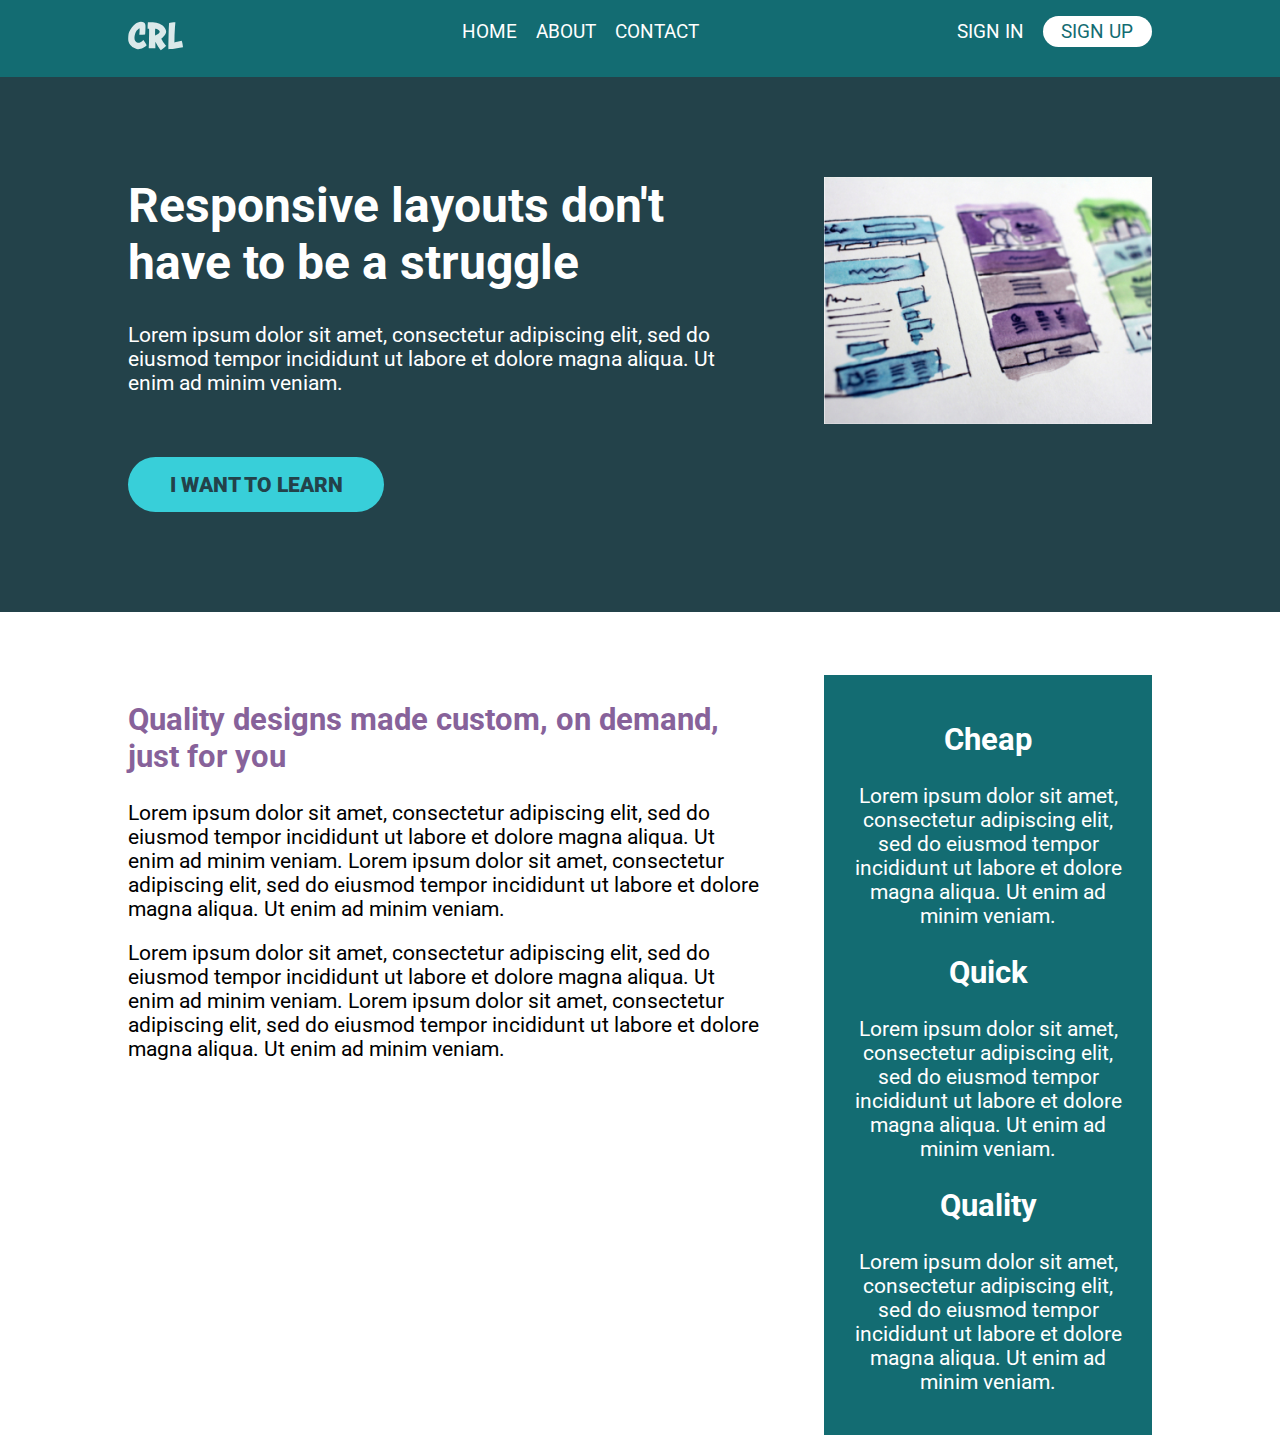
<file: Responsive/index.html>
<!DOCTYPE html>
<html lang="en">

<head>
  <meta charset="UTF-8" />
  <!-- meta tag -->
  <!-- <meta name="viewport" content="width=device-width, initial-scale=1.0" /> -->
  <title>Conquering Responsive Layouts</title>
  <link href="https://fonts.googleapis.com/css2?family=Roboto:wght@400;900&display=swap" rel="stylesheet" />
  <link rel="stylesheet" href="style.css" />
</head>

<body>
  <header>
    <div class="container row">
      <a class="logo" href="#">
        <img src="/img/logo.svg" alt="conquering responsive layouts" />
      </a>
      <nav class="nav">
        <ul class="nav__list nav__list--primary">
          <li class="nav__item"><a href="#" class="nav__link">Home</a></li>
          <li class="nav__item"><a href="#" class="nav__link">About</a></li>
          <li class="nav__item"><a href="#" class="nav__link">Contact</a></li>
        </ul>
        <ul class="nav__list nav__list--secondary">
          <li class="nav__item"><a href="#" class="nav__link">Sign In</a></li>
          <li class="nav__item">
            <a href="#" class="nav__link nav__link--button">Sign up</a>
          </li>
        </ul>
      </nav>
    </div>
  </header>

  <section class="hero">
    <div class="container row">
      <div class="hero__text">
        <h1>Responsive layouts don't have to be a struggle</h1>
        <p>
          Lorem ipsum dolor sit amet, consectetur adipiscing elit, sed do
          eiusmod tempor incididunt ut labore et dolore magna aliqua. Ut enim
          ad minim veniam.
        </p>
        <a href="#" class="btn">I want to learn</a>
      </div>
      <img src="/img/hero-img.jpg" alt="UX design sketches" class="hero__img" />
    </div>
  </section>

  <main class="main container row">
    <section class="primary-content">
      <h2 class="section-title">
        Quality designs made custom, on demand, just for you
      </h2>
      <p>
        Lorem ipsum dolor sit amet, consectetur adipiscing elit, sed do
        eiusmod tempor incididunt ut labore et dolore magna aliqua. Ut enim ad
        minim veniam. Lorem ipsum dolor sit amet, consectetur adipiscing elit,
        sed do eiusmod tempor incididunt ut labore et dolore magna aliqua. Ut
        enim ad minim veniam.
      </p>
      <p>
        Lorem ipsum dolor sit amet, consectetur adipiscing elit, sed do
        eiusmod tempor incididunt ut labore et dolore magna aliqua. Ut enim ad
        minim veniam. Lorem ipsum dolor sit amet, consectetur adipiscing elit,
        sed do eiusmod tempor incididunt ut labore et dolore magna aliqua. Ut
        enim ad minim veniam.
      </p>
    </section>
    <aside class="sidebar">
      <h2 class="sidebar-title">Cheap</h2>
      <p>
        Lorem ipsum dolor sit amet, consectetur adipiscing elit, sed do
        eiusmod tempor incididunt ut labore et dolore magna aliqua. Ut enim ad
        minim veniam.
      </p>

      <h2 class="sidebar-title">Quick</h2>
      <p>
        Lorem ipsum dolor sit amet, consectetur adipiscing elit, sed do
        eiusmod tempor incididunt ut labore et dolore magna aliqua. Ut enim ad
        minim veniam.
      </p>

      <h2 class="sidebar-title">Quality</h2>
      <p>
        Lorem ipsum dolor sit amet, consectetur adipiscing elit, sed do
        eiusmod tempor incididunt ut labore et dolore magna aliqua. Ut enim ad
        minim veniam.
      </p>
    </aside>
  </main>
</body>

</html>
</file>
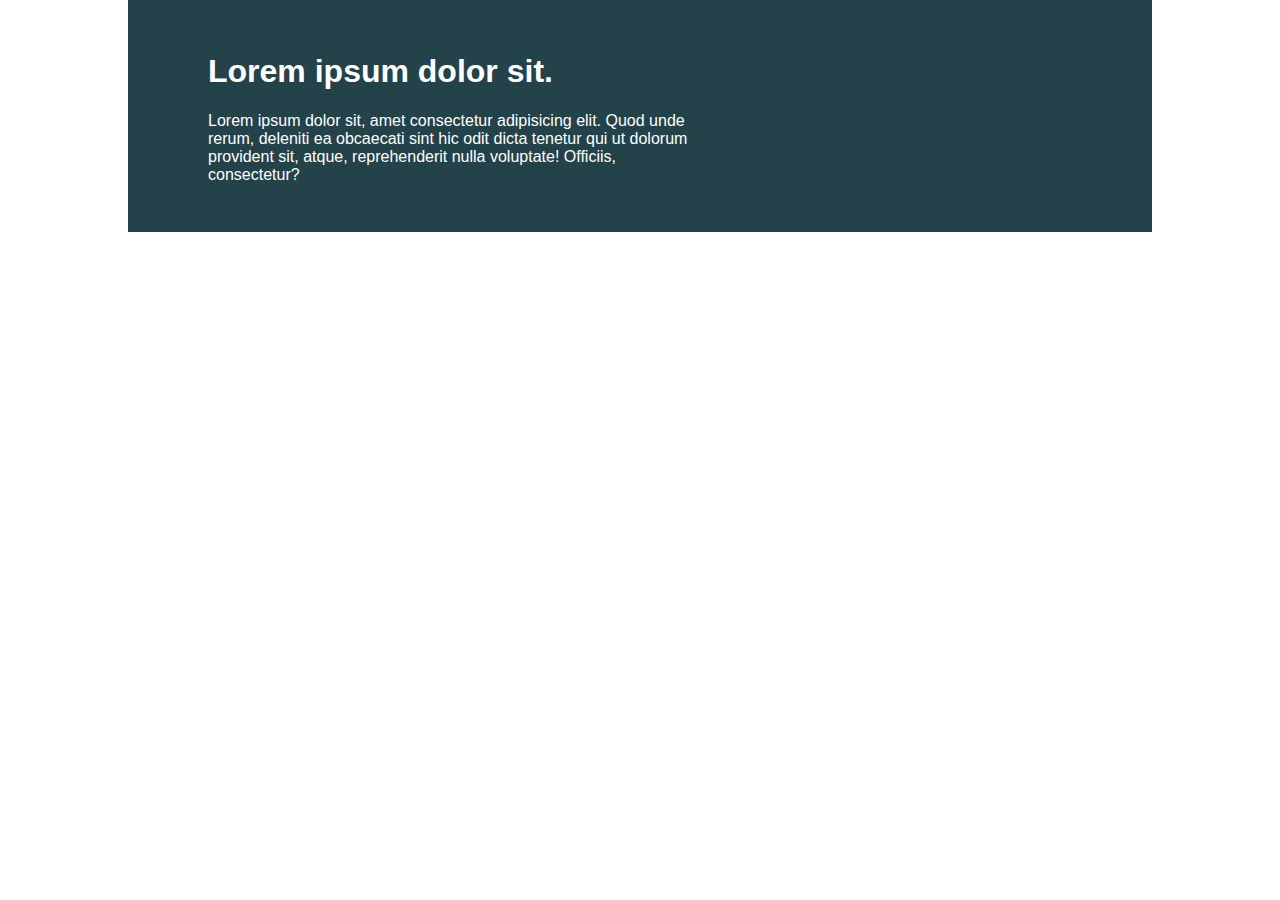
<file: Challenge1/Challenge/index.html>
<!DOCTYPE html>
<html lang="en">

<head>
    <meta charset="UTF-8">
    <meta name="viewport" content="width=device-width, initial-scale=1.0">
    <title>Day 01</title>

    <link rel="stylesheet" href="style.css">
</head>

<body>
    <div class="container">
        <div class="intro-content">
            <h1>Lorem ipsum dolor sit.</h1>
            <p>Lorem ipsum dolor sit, amet consectetur adipisicing elit. Quod unde rerum, deleniti ea obcaecati sint
                hic
                odit dicta tenetur qui ut dolorum provident sit, atque, reprehenderit nulla voluptate! Officiis,
                consectetur?</p>
        </div>
    </div>
</body>

</html>
</file>
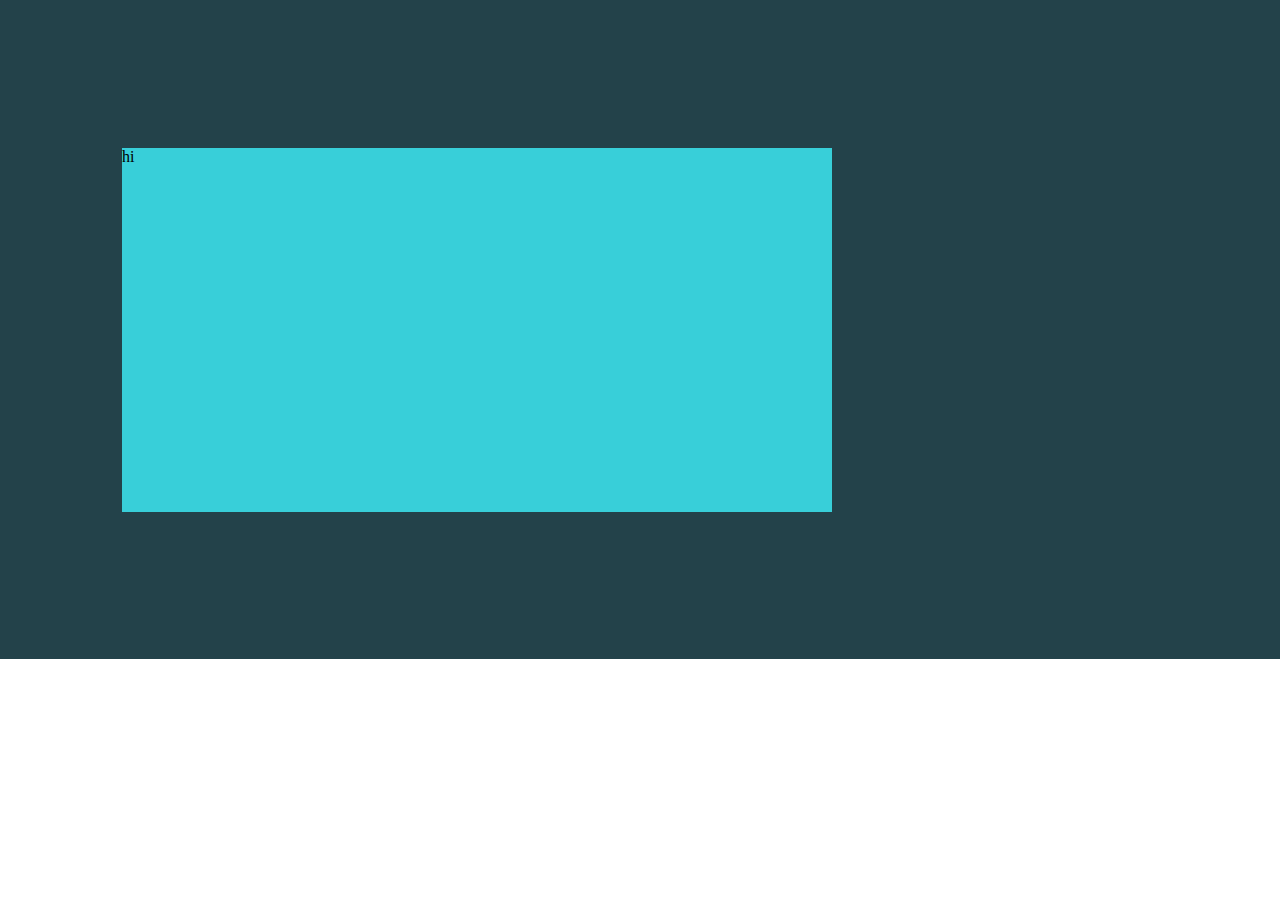
<file: Challenge1/Exe/index.html>
<!DOCTYPE html>
<html lang="en">

<head>
    <meta charset="UTF-8">
    <meta http-equiv="X-UA-Compatible" content="IE=edge">
    <meta name="viewport" content="width=device-width, initial-scale=1.0">
    <title>Day 01</title>

    <link rel="stylesheet" href="style.css">
</head>

<body>
    <div class="parent">
        <div class="child">
            hi
        </div>
    </div>
    <!-- <div class="container">
        <h1>Lorem ipsum dolor sit.</h1>
        <p>Lorem ipsum dolor sit amet, consectetur adipisicing elit. Totam tempora quaerat nostrum, mollitia
            assumenda est accusantium! Recusandae architecto nihil, cumque possimus sint, eligendi, dolores incidunt
            dolor fugit tempora est sapiente.</p>
    </div> -->
</body>

</html>
</file>
<file: Challenge3/style.css>
*,
*::before,
*::after {
  box-sizing: border-box;
}

body {
  margin: 0;
  font-family: "Roboto", sans-serif;
  font-size: 1.3125rem;
}

h1 {
  font-size: 3rem;
}

.container {
  width: 80%;
  max-width: 1100px;
  margin: 0 auto;
}

.hero {
  padding: 100px 0;
  background-color: #23424a;
  color: #fff;
}

.hero__text {
  width: 60%;
}

.hero p{
  margin-bottom: 3em;
}

.btn {
  display: inline-block;
  text-decoration: none;
  text-transform: uppercase;
  color: #23424a;
  font-weight: 700;
  background-color: #38cfd9;
  padding: 0.75em 2em;
  border-radius: 100px;
}

.btn:focus,
.btn:hover{
  opacity: .75;
}
</file>
<file: Day1/style.css>
* {
  box-sizing: border-box;
}

body {
  margin: 0;
  font-family: serif;
}

.container {
  background: #23424a;
  color: white;

  width: 80%;
  margin: 0 auto;
  padding: 5rem;
  /* height: 300px; */
}

/* .parent {
  background-color: #23424a;
  padding: 50px;
  width: 80%;
  margin: 0 auto;
}

.child {
  background-color: #38cfd9;
  width: 50%;
  height: 250px;
} */
</file>
<file: Day2/style.css>
/* INSTRUCTIONS
 *
 * 1) Keep the text inside .intro-content
 *    in the same place, but have the background
 *    extend from one side of the viewport
 *    to the other, no matter how wide or narrow
 *    the browser is.
 *
 * 2) Limit the maximum width of the text in the
 *    bottom area.
 *
 * You may modify the HTML if needed
 * (you probably should for this challenge)
 *
 */

* {
  box-sizing: border-box;
}

body {
  margin: 0;
  font-family: sans-serif;
}

.container {
  width: 80%;
  max-width: 750px;
  margin: 0 auto;
}

.intro{
  background: #23424a;
  color: white;
  padding: 50px 0;
}

.intro-content {
  width: 50%;
}
</file>
<file: Flexbox_challenge1/style.css>
*,
*::before,
*::after {
  box-sizing: border-box;
}

body {
  margin: 0;
  font-family: "Roboto", sans-serif;
  font-size: 1.3rem;
}

img {
  max-width: 100%;
}

h1 {
  font-size: 3rem;
  margin-top: 0;
}

.section-title {
  color: #136c72;
}

.btn {
  display: inline-block;
  text-decoration: none;
  text-transform: uppercase;
  color: #23424a;
  font-weight: 900;
  background-color: #38cfd9;
  padding: 0.75em 2em;
  border-radius: 100px;
}

.btn:hover,
.btn:focus {
  opacity: 0.75;
}

.container {
  width: 80%;
  max-width: 1100px;
  margin: 0 auto;
}

.row {
  display: flex;
  justify-content: space-between;
}

.col {
  /* these are now flex items */
  width: 100%;
  padding: 0.75em 1em;
}

.hero {
  padding: 100px 0;
  background-color: #23424a;
  color: #fff;
}

.hero__text {
  width: 62%;
}

.hero__img {
  width: 32%;
  align-self: flex-start;
}

.hero p {
  margin-bottom: 3em;
}

.main {
  margin-top: 3em;
}

.primary-content {
  width: 62%;
  line-height: 2rem;
}

.sidebar {
  padding: 1em;
  width: 32%;
  line-height: 2rem;
  text-align: center;
  color: #fff;
  background-color: #136c72;
}
</file>
<file: Flexbox_challenge2.1/style.css>
/* 
🚛 = container
📄 = section-title

*/

:root {
  --clr-primary-200: #f3eed9;
  --clr-primary-400: #824936;

  --clr-neutral-100: #fff;
  --clr-netural-900: #222c2a;

  --ff-primary: "Roboto", sans-serif;
  --ff-accent: "Playfair Display", serif;
}

*,
*::before,
*::after {
  box-sizing: border-box;
}

body {
  margin: 0;
  font-family: "Roboto", sans-serif;
  font-size: 1.3125rem;
  line-height: 1.6;
  color: var(--clr-netural-900);
}

img {
  max-width: 100%;
}

h1,
h2 {
  font-family: var(--ff-accent);
  font-weight: 900;
  margin-top: 0;
  line-height: 1.2;
}

section {
  padding: 4em 0;
}

.🚛 {
  width: 85%;
  margin: 0 auto;
  max-width: 70.5rem;
}

.📄 {
  font-size: 2.25rem;
  color: var(--clr-primary-200);
}

.📄-dark {
  color: var(--clr-primary-400);
}

.intro {
  background-color: var(--clr-primary-200);
  padding: 12.5em 0;
  text-align: center;
  color: var(--clr-primary-400);
  /* min-height: 100vh; */
  min-width: 660px;
  display: flex;
  align-items: center;
}

.intro_text {
  text-transform: uppercase;
  font-size: 1.125rem;
  letter-spacing: 0.75rem;
  color: var(--clr-netural-900);
  margin: 0 0 0.25em;
}

.intro_title {
  font-size: 3rem;
}

.🤣 {
  background-color: var(--clr-netural-900);
  color: var(--clr-neutral-100);
}

.😅 {
  background-color: var(--clr-primary-400);
  color: var(--clr-neutral-100);
}

@media (min-width: 50rem) {
  .row {
    display: flex;
  }

  .col {
    width: 100%;
  }

  .col + .col {
    margin-left: 4em;
  }

  .intro_title {
    font-size: 3.75rem;
  }
}
</file>
<file: Flexbox_challenge2/style.css>
*,
*::before,
*::after {
  box-sizing: border-box;
}

body {
  margin: 0;
  font-family: "Roboto", sans-serif;
  font-size: 1.3rem;
}

img {
  max-width: 100%;
}

h1 {
  font-size: 3rem;
  margin-top: 0;
}

.section-title {
  color: #136c72;
}

.btn {
  display: inline-block;
  text-decoration: none;
  text-transform: uppercase;
  color: #23424a;
  font-weight: 900;
  background-color: #38cfd9;
  padding: 0.75em 2em;
  border-radius: 100px;
}

.btn:hover,
.btn:focus {
  opacity: 0.75;
}

.container {
  width: 80%;
  max-width: 1100px;
  margin: 0 auto;
}

.row {
  display: flex;
  justify-content: space-between;
}

.col {
  /* these are now flex items */
  width: 100%;
  padding: 0.75em 1em;
}

.hero {
  padding: 100px 0;
  background-color: #23424a;
  color: #fff;
}

.hero__text {
  width: 62%;
}

.hero__img {
  width: 32%;
  align-self: flex-start;
}

.hero p {
  margin-bottom: 3em;
}

.main {
  margin-top: 3em;
}

.primary-content {
  width: 62%;
  line-height: 2rem;
}

.sidebar {
  padding: 1em;
  width: 32%;
  line-height: 2rem;
  text-align: center;
  color: #fff;
  background-color: #136c72;
}
</file>
<file: Flexbox_exe/style.css>
*,
*::before,
*::after {
  box-sizing: border-box;
}

body {
  margin: 0;
  font-family: "Roboto", sans-serif;
  font-size: 1.3125rem;
}

h1 {
  font-size: 3rem;
}

.container {
  width: 80%;
  max-width: 1100px;
  margin: 0 auto;
}

.row {
  display: flex;
  /* gap: 100px; */
}

/** another way without using gap */
/* adjcent sibling */
.col + .col {
  margin-left: 40px;
}

.col {
  width: 100%;
}

.hero {
  padding: 100px 0;
  background-color: #23424a;
  color: #fff;
}

.hero__text {
  width: 60%;
  background: gray;
}

.hero p {
  margin-bottom: 3em;
}

.three-col {
  /* background-color: limegreen; */
  text-align: center;
  padding: 3em 0;
}

.three-col__title {
  color: #87629a;
}

.two-col {
  background-color: #136c72;
  color: #fff;
  text-align: center;
  padding: 3em 0;
}

.btn {
  display: inline-block;
  text-decoration: none;
  text-transform: uppercase;
  color: #23424a;
  font-weight: 700;
  background-color: #38cfd9;
  padding: 0.75em 2em;
  border-radius: 100px;
}

.btn:focus,
.btn:hover {
  opacity: 0.75;
}
</file>
<file: Flexbox_hero/style.css>
*,
*::before,
*::after {
  box-sizing: border-box;
}

body {
  margin: 0;
  font-family: "Roboto", sans-serif;
  font-size: 1.3125rem;
}

img {
  max-width: 100%;
}

h1 {
  font-size: 3rem;
  margin-top: 0;
}

.container {
  width: 80%;
  max-width: 1100px;
  margin: 0 auto;
}

.row {
  display: flex;
  justify-content: space-between;
  /* gap: 100px; */
}

.col + .col {
  margin-left: 40px;
}

.col {
  width: 100%;
}

.hero {
  padding: 100px 0;
  background-color: #23424a;
  color: #fff;
}

.hero__text {
  width: 60%;
  /* background: gray; */
}

.hero__img {
  align-self: flex-start;
  border: 4px solid red;
}

.hero p {
  margin-bottom: 3em;
}

.btn {
  display: inline-block;
  text-decoration: none;
  text-transform: uppercase;
  color: #23424a;
  font-weight: 700;
  background-color: #38cfd9;
  padding: 0.75em 2em;
  border-radius: 100px;
}

.btn:focus,
.btn:hover {
  opacity: 0.75;
}
</file>
<file: Navbar_challenge1/style.css>
/* 
////// For this challenge ///////

- All text is in the text.md file

// Requirements
   1. Get all the navigation items next to one another
   2. Add a space between all the items
*/

*,
*::before,
*::after {
  box-sizing: border-box;
}

body {
  margin: 0;
  font-family: "Roboto", sans-serif;
  font-size: 1.3rem;
}

img {
  max-width: 100%;
}

h1 {
  font-size: 3rem;
  margin-top: 0;
}

.section-title {
  color: #87629a;
}

.btn {
  display: inline-block;
  text-decoration: none;
  text-transform: uppercase;
  color: #23424a;
  font-weight: 900;
  background-color: #38cfd9;
  padding: 0.75em 2em;
  border-radius: 100px;
}

.btn:hover,
.btn:focus {
  opacity: 0.75;
}

.container {
  width: 80%;
  max-width: 1100px;
  margin: 0 auto;
}

.row {
  display: flex;
  justify-content: space-between;
}

.col {
  /* these are now flex items */
  width: 100%;
}

.col + .col {
  margin-left: 30px;
}

header {
  background: #136c72;
  padding: 2em 0 2em 0;
}

.nav__list {
  display: flex;
  margin: 0;
  padding: 0;
  list-style: none;
}

.nav__item {
  margin-right: 1em;
}

.nav__link {
  color: #fff;
  text-decoration: none;
  text-transform: uppercase;
}

.nav__link--button {
  background: #fff;
  color: #136c72;
  padding: 0.25em 1em;
  border-radius: 10em;
}

.nav__link:hover {
  opacity: 0.75;
}

.hero {
  padding: 100px 0;
  background-color: #23424a;
  color: #fff;
}

.hero__text {
  width: 62%;
}

.hero__img {
  width: 32%;
  align-self: flex-start;
}

.hero p {
  margin-bottom: 3em;
}

.main {
  margin-top: 3em;
}

.primary-content {
  width: 62%;
}

.sidebar {
  width: 32%;
  padding: 1em;
  text-align: center;
  color: #fff;
  background-color: #136c72;
}
</file>
<file: Navbar_challenge2/style.css>
/* Challenge

   Make the navigation layout work
   on both mobile and large screens.

   Mobile-first, so mobile styles first,
   then add the large screen styles
   inside the existing media query

*/

*,
*::before,
*::after {
  box-sizing: border-box;
}

body {
  margin: 0;
  font-family: "Roboto", sans-serif;
  font-size: 1.3rem;
}

img {
  max-width: 100%;
}

h1 {
  font-size: 3rem;
  margin-top: 0;
}

.section-title {
  color: #87629a;
}

.btn {
  display: inline-block;
  text-decoration: none;
  text-transform: uppercase;
  color: #23424a;
  font-weight: 900;
  background-color: #38cfd9;
  padding: 0.75em 2em;
  border-radius: 100px;
}

.btn:hover,
.btn:focus {
  opacity: 0.75;
}

.container {
  width: 80%;
  max-width: 1100px;
  margin: 0 auto;
  /* added for nav-toggle positioning */
  position: relative;
}

header {
  background: #136c72;
  padding: 1em 0;
  text-align: center;
}

.nav {
  width: 100%;
}

.nav-toggle {
  cursor: pointer;
  border: 0;
  width: 3em;
  height: 3em;
  padding: 0em;
  border-radius: 50%;
  background: #072a2d;
  color: white;
  transition: opacity 250ms ease;

  position: absolute;
  left: 0;
}

.nav-toggle:focus,
.nav-toggle:hover {
  opacity: 0.75;
}

.hamburger {
  width: 50%;
  position: relative;
}

.hamburger,
.hamburger::before,
.hamburger::after {
  display: block;
  margin: 0 auto;
  height: 3px;
  background: white;
}

.hamburger::before,
.hamburger::after {
  content: "";
  width: 100%;
}

.hamburger::before {
  transform: translateY(-6px);
}

.hamburger::after {
  transform: translateY(3px);
}

/* made changes here from video
   to make it more accessible.
   
   Works the same :) */
.nav {
  visibility: hidden;
  height: 0;
  position: absolute;
}

.nav--visible {
  visibility: visible;
  height: auto;
  position: relative;
}

.nav__link {
  color: #fff;
  text-decoration: none;
  text-transform: uppercase;
}

.nav__list {
  list-style: none;
  margin: 0;
  padding: 0;
}

.nav__list--primary {
  margin-bottom: 2em;
}

.nav__item {
  margin-top: 0.75em;
}

.nav__link--button {
  background: whitesmoke;
  color: #136c72;
  font-weight: 800;
  border-radius: 6.25em;
  padding: 0.25em 1em;
}

.nav__link:hover,
.nav__link:focus {
  opacity: 0.75;
}

.logo {
  height: 30px;
}

.hero {
  padding: 100px 0;
  background-color: #23424a;
  color: #fff;
}

.hero__img {
  margin-top: 2em;
}

.hero p {
  margin-bottom: 3em;
}

.main {
  margin-top: 3em;
}

.sidebar {
  padding: 1em;
  text-align: center;
  color: #fff;
  background-color: #136c72;
}

@media (min-width: 800px) {

  .nav-toggle {
    display: none;
  }

  .nav {
    visibility: visible;
    display: flex;
    align-items: center;
    justify-content: flex-end;
    height: auto;
    position: relative;
  }

  .nav__list {
    display: flex;
    margin: 0;
  }

  .nav__item {
    margin: 0 0 0 1.5em;
  }

  /* .nav__list--primary{
      margin: 0 auto;
  } */

  .logo{
      margin-right: 1em;
  }

  .row {
    display: flex;
    justify-content: space-between;
  }

  .hero__text {
    width: 62%;
  }

  .hero__img {
    width: 32%;
    align-self: flex-start;
    margin: 0;
  }

  .primary-content {
    width: 62%;
  }

  .sidebar {
    width: 32%;
  }
}
</file>
<file: Navbar_exe/style.css>
*,
*::before,
*::after {
  box-sizing: border-box;
}

body {
  margin: 0;
  font-family: "Roboto", sans-serif;
  font-size: 1.3rem;
}

img {
  max-width: 100%;
}

h1 {
  font-size: 3rem;
  margin-top: 0;
}

.section-title {
  color: #87629a;
}

.btn {
  display: inline-block;
  text-decoration: none;
  text-transform: uppercase;
  color: #23424a;
  font-weight: 900;
  background-color: #38cfd9;
  padding: 0.75em 2em;
  border-radius: 100px;
}

.btn:hover,
.btn:focus {
  opacity: 0.75;
}

.container {
  width: 80%;
  max-width: 1100px;
  margin: 0 auto;
}

.row {
  /* border: 2px solid red; */
  display: flex;
  justify-content: space-between;
}

.col {
  /* these are now flex items */
  width: 100%;
}

.col + .col {
  margin-left: 30px;
}

header {
  background: #136c72;
  /* padding: 2em 0 2em 0; */
  padding: 1em 0;
}

.logo {
  margin-right: 1em;
}

.nav {
  /* border: 2px solid yellow; */
  display: flex;
  justify-content: space-between;
  flex-grow: 1;
  /* width: 100%; */
  /* flex-shrink: 1; */
}

.nav__list {
  margin: 0;
  padding: 0;
  list-style: none;

  /* border: 2px solid red; */

  display: flex;
  align-items: center;

  font-size: 0.9em;
}

.nav__list--primary {
  margin: 0 auto;
}

.nav__item + .nav__item {
  margin-left: 1em;
}

.nav__link {
  color: #fff;
  text-decoration: none;
  text-transform: uppercase;
}

.nav__link--button {
  background: #fff;
  color: #136c72;
  padding: 0.25em 1em;
  border-radius: 10em;
}

.nav__link:hover {
  opacity: 0.75;
}

.hero {
  padding: 100px 0;
  background-color: #23424a;
  color: #fff;
}

.hero__text {
  width: 62%;
}

.hero__img {
  width: 32%;
  align-self: flex-start;
}

.hero p {
  margin-bottom: 3em;
}

.main {
  margin-top: 3em;
}

.primary-content {
  width: 62%;
}

.sidebar {
  width: 32%;
  padding: 1em;
  text-align: center;
  color: #fff;
  background-color: #136c72;
}
</file>
<file: Responsive/style.css>
*,
*::before,
*::after {
  box-sizing: border-box;
}

body {
  margin: 0;
  font-family: "Roboto", sans-serif;
  font-size: 1.3rem;
}

img {
  max-width: 100%;
}

h1 {
  font-size: 3rem;
  margin-top: 0;
}

.section-title {
  color: #87629a;
}

.btn {
  display: inline-block;
  text-decoration: none;
  text-transform: uppercase;
  color: #23424a;
  font-weight: 900;
  background-color: #38cfd9;
  padding: 0.75em 2em;
  border-radius: 100px;
}

.btn:hover,
.btn:focus {
  opacity: 0.75;
}

.container {
  width: 80%;
  max-width: 1100px;
  margin: 0 auto;
}

.row {
  /* border: 2px solid red; */
  display: flex;
  justify-content: space-between;
}

.col {
  /* these are now flex items */
  width: 100%;
}

.col + .col {
  margin-left: 30px;
}

header {
  background: #136c72;
  /* padding: 2em 0 2em 0; */
  padding: 1em 0;
}

.logo {
  margin-right: 1em;
}

.nav {
  /* border: 2px solid yellow; */
  display: flex;
  justify-content: space-between;
  flex-grow: 1;
  /* width: 100%; */
  /* flex-shrink: 1; */
}

.nav__list {
  margin: 0;
  padding: 0;
  list-style: none;

  /* border: 2px solid red; */

  display: flex;
  /* align-items: center; */

  font-size: 0.9em;
}

.nav__list--primary {
  margin: 0 auto;
}

.nav__item + .nav__item {
  margin-left: 1em;
}

.nav__link {
  color: #fff;
  text-decoration: none;
  text-transform: uppercase;
}

.nav__link--button {
  background: #fff;
  color: #136c72;
  padding: 0.25em 1em;
  border-radius: 10em;
}

.nav__link:hover {
  opacity: 0.75;
}

.hero {
  padding: 100px 0;
  background-color: #23424a;
  color: #fff;
}

.hero__text {
  width: 62%;
}

.hero__img {
  width: 32%;
  align-self: flex-start;
}

.hero p {
  margin-bottom: 3em;
}

.main {
  margin-top: 3em;
}

.primary-content {
  width: 62%;
}

.sidebar {
  width: 32%;
  padding: 1em;
  text-align: center;
  color: #fff;
  background-color: #136c72;
}

@media (max-width: 800px) {
  .row {
    display: block;
  }

  .hero__text,
  .hero__img,
  .primary-content,
  .sidebar {
    width: 100%;
  }

  .hero__img,
  .sidebar{
    margin-top: 2em;
  }
}
</file>
<file: Challenge1/Challenge/style.css>
/* INSTRUCTIONS
 *
 * 1) Limit the total width of
 *    the .intro-conent to about half
 *    of it's parent
 *
 * 2) Stop the text from overflowing
 *    out the bottom at small screen
 *    widths
 *
 * You may modify the HTML if needed
 *
 */

* {
  box-sizing: border-box;
}

body {
  margin: 0;
  font-family: sans-serif;
}

.container {
  background-color: #23424a;
  color: white;

  width: 80%;
  margin: 0 auto;

  padding: 2em;
}

.intro-content,
.body-content {
  width: 50%;
  margin-left: 3rem;
}
</file>
<file: Challenge1/Exe/style.css>
* {
  box-sizing: border-box;
}

body {
  margin: 0;
  font-family: serif;
}

/* .container {
  background: #23424a;
  color: white;

  width: 80%;
  margin: 0 auto;
  padding: 5rem;
} */

.parent {
  background-color: #23424a;
  width: 90rem;
  height: 41.188rem;
  margin: 0 auto;
  padding-left: 7.625rem;
  padding-top: 9.25rem;
}

.child {
  background-color: #38cfd9;
  width: 44.375rem;
  height: 22.75rem;
}
</file>
